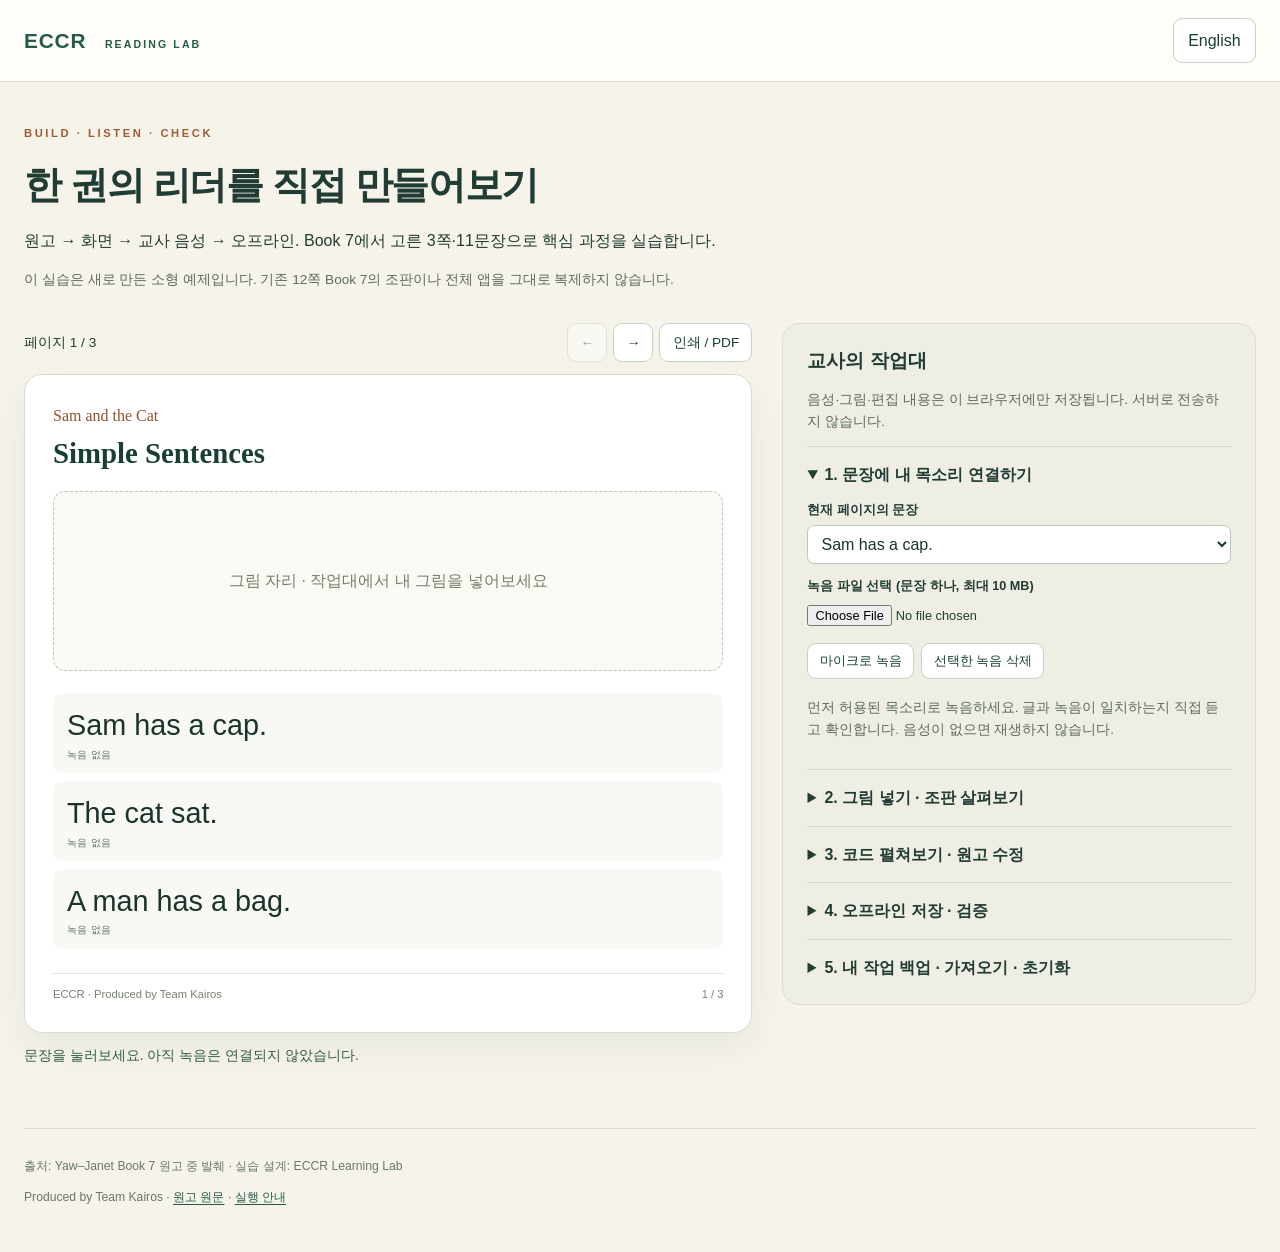
<file: starter/index.html>
<!doctype html>
<html lang="ko">
<head>
  <meta charset="utf-8">
  <meta name="viewport" content="width=device-width,initial-scale=1">
  <meta name="theme-color" content="#173f35">
  <title>ECCR · Reading lab</title>
  <link rel="stylesheet" href="./style.css">
  <script src="./app.js" type="module"></script>
</head>
<body>
  <header class="topbar">
    <a class="brand" href="./">ECCR <span>READING LAB</span></a>
    <button id="language" aria-label="Switch language to English">English</button>
  </header>
  <main>
    <section class="intro">
      <p class="eyebrow">BUILD · LISTEN · CHECK</p>
      <h1 data-ko="한 권의 리더를 직접 만들어보기" data-en="Build your own small reader">한 권의 리더를 직접 만들어보기</h1>
      <p data-ko="원고 → 화면 → 교사 음성 → 오프라인. Book 7에서 고른 3쪽·11문장으로 핵심 과정을 실습합니다." data-en="Manuscript → page → teacher audio → offline. Practise the core workflow with 3 pages and 11 sentences selected from Book 7.">원고 → 화면 → 교사 음성 → 오프라인. Book 7에서 고른 3쪽·11문장으로 핵심 과정을 실습합니다.</p>
      <p class="quiet" data-ko="이 실습은 새로 만든 소형 예제입니다. 기존 12쪽 Book 7의 조판이나 전체 앱을 그대로 복제하지 않습니다." data-en="This is a new, small teaching example. It does not duplicate the original 12-page Book 7 layout or the complete production app.">이 실습은 새로 만든 소형 예제입니다. 기존 12쪽 Book 7의 조판이나 전체 앱을 그대로 복제하지 않습니다.</p>
    </section>
    <div id="error" class="error" role="alert" hidden></div>
    <div class="workspace" id="workspace" hidden>
      <section class="reading">
        <div class="reading-toolbar">
          <span id="page-count"></span>
          <div>
            <button id="previous" aria-label="Previous page">←</button>
            <button id="next" aria-label="Next page">→</button>
            <button id="print" data-ko="인쇄 / PDF" data-en="Print / PDF">인쇄 / PDF</button>
          </div>
        </div>
        <div id="reader"></div>
        <p id="status" class="status" role="status" aria-live="polite"></p>
      </section>
      <aside class="tools">
        <h2 data-ko="교사의 작업대" data-en="Teacher workspace">교사의 작업대</h2>
        <p class="quiet" data-ko="음성·그림·편집 내용은 이 브라우저에만 저장됩니다. 서버로 전송하지 않습니다." data-en="Recordings, pictures and edits stay in this browser. They are not uploaded to a server.">음성·그림·편집 내용은 이 브라우저에만 저장됩니다. 서버로 전송하지 않습니다.</p>
        <details open>
          <summary data-ko="1. 문장에 내 목소리 연결하기" data-en="1. Connect a teacher recording">1. 문장에 내 목소리 연결하기</summary>
          <label for="sentence" data-ko="현재 페이지의 문장" data-en="Sentence on this page">현재 페이지의 문장</label>
          <select id="sentence"></select>
          <label for="audio-file" data-ko="녹음 파일 선택 (문장 하나, 최대 10 MB)" data-en="Choose a recording (one sentence, up to 10 MB)">녹음 파일 선택 (문장 하나, 최대 10 MB)</label>
          <input id="audio-file" type="file" accept="audio/*,.m4a">
          <div class="button-row">
            <button id="record" data-ko="마이크로 녹음" data-en="Record with microphone">마이크로 녹음</button>
            <button id="stop-record" hidden data-ko="녹음 마치고 저장" data-en="Stop and save">녹음 마치고 저장</button>
            <button id="remove-audio" data-ko="선택한 녹음 삭제" data-en="Remove recording">선택한 녹음 삭제</button>
          </div>
          <p class="quiet" data-ko="먼저 허용된 목소리로 녹음하세요. 글과 녹음이 일치하는지 직접 듣고 확인합니다. 음성이 없으면 재생하지 않습니다." data-en="Record a voice you have permission to use. Listen and check that it matches the text. Missing audio is never replaced with synthetic speech.">먼저 허용된 목소리로 녹음하세요. 글과 녹음이 일치하는지 직접 듣고 확인합니다. 음성이 없으면 재생하지 않습니다.</p>
        </details>
        <details>
          <summary data-ko="2. 그림 넣기 · 조판 살펴보기" data-en="2. Add an illustration · inspect layout">2. 그림 넣기 · 조판 살펴보기</summary>
          <label for="image-file" data-ko="현재 페이지의 그림 (PNG/JPEG/WebP, 최대 10 MB)" data-en="Picture for this page (PNG/JPEG/WebP, up to 10 MB)">현재 페이지의 그림 (PNG/JPEG/WebP, 최대 10 MB)</label>
          <input id="image-file" type="file" accept="image/png,image/jpeg,image/webp">
          <button id="remove-image" data-ko="현재 그림 삭제" data-en="Remove picture">현재 그림 삭제</button>
          <p class="quiet" data-ko="사용 권한이 있는 그림을 선택하세요. 그림은 잘라내지 않고 맞춥니다. PDF 저장 시 글씨와 그림이 잘리는지 확인하세요." data-en="Use artwork you have permission to use. Pictures fit without cropping. Check the print preview for clipped text or artwork.">사용 권한이 있는 그림을 선택하세요. 그림은 잘라내지 않고 맞춥니다. PDF 저장 시 글씨와 그림이 잘리는지 확인하세요.</p>
        </details>
        <details>
          <summary data-ko="3. 코드 펼쳐보기 · 원고 수정" data-en="3. Open the code · edit the manuscript">3. 코드 펼쳐보기 · 원고 수정</summary>
          <p class="quiet" data-ko="book.json이 화면과 인쇄본의 공통 원고입니다. text를 바꾸고 적용하세요. 문장을 바꾸면 기존 녹음은 해제됩니다." data-en="book.json is the shared manuscript for the screen and printout. Change a text value and apply. Changing a sentence removes its old recording.">book.json이 화면과 인쇄본의 공통 원고입니다. text를 바꾸고 적용하세요. 문장을 바꾸면 기존 녹음은 해제됩니다.</p>
          <label for="json-editor">book.json</label>
          <textarea id="json-editor" spellcheck="false" rows="14"></textarea>
          <button id="apply-json" data-ko="원고 적용" data-en="Apply manuscript">원고 적용</button>
          <button id="download-json" data-ko="book.json 다운로드" data-en="Download book.json">book.json 다운로드</button>
          <p><a href="./app.js" target="_blank" rel="noopener" data-ko="화면·음성 코드" data-en="Reader / audio code">화면·음성 코드</a> · <a href="./sw.js" target="_blank" rel="noopener" data-ko="오프라인 코드" data-en="Offline code">오프라인 코드</a></p>
        </details>
        <details>
          <summary data-ko="4. 오프라인 저장 · 검증" data-en="4. Save offline · verify">4. 오프라인 저장 · 검증</summary>
          <p id="offline-status" class="quiet"></p>
          <button id="save-offline" data-ko="이 실습을 오프라인에 저장" data-en="Save this lab offline">이 실습을 오프라인에 저장</button>
          <ol>
            <li data-ko="저장 완료를 확인합니다." data-en="Wait for the cache check to complete.">저장 완료를 확인합니다.</li>
            <li data-ko="인터넷을 끕니다. 새로고침하고 글·그림·연결한 음성이 나오는지 확인합니다." data-en="Disconnect the internet. Reload and check the text, pictures and attached recordings.">인터넷을 끕니다. 새로고침하고 글·그림·연결한 음성이 나오는지 확인합니다.</li>
            <li data-ko="localhost는 인터넷 없이도 서버가 켜져 있으면 열립니다. 다운로드한 키트는 서버까지 종료한 뒤 같은 주소에서 다시 확인해야 캐시를 검증할 수 있습니다." data-en="Localhost still works without internet while its server is running. For the downloaded kit, stop the local server and reload the same address to test the cache itself.">localhost는 인터넷 없이도 서버가 켜져 있으면 열립니다. 다운로드한 키트는 서버까지 종료한 뒤 같은 주소에서 다시 확인해야 캐시를 검증할 수 있습니다.</li>
          </ol>
          <p class="quiet" data-ko="HTTPS 또는 localhost에서 실행해야 합니다. 다른 브라우저·기기로 복사되지 않으며 브라우저가 저장 공간을 비우면 사라질 수 있습니다." data-en="Use HTTPS or localhost. Storage does not transfer to another browser or device, and the browser may evict it.">HTTPS 또는 localhost에서 실행해야 합니다. 다른 브라우저·기기로 복사되지 않으며 브라우저가 저장 공간을 비우면 사라질 수 있습니다.</p>
        </details>
        <details>
          <summary data-ko="5. 내 작업 백업 · 가져오기 · 초기화" data-en="5. Back up · restore · reset">5. 내 작업 백업 · 가져오기 · 초기화</summary>
          <button id="export-project" data-ko="원고·음성·그림을 한 파일로 백업" data-en="Back up text, audio and pictures">원고·음성·그림을 한 파일로 백업</button>
          <label for="import-project" data-ko="백업 가져오기 (현재 실습을 교체)" data-en="Restore a backup (replaces this lab)">백업 가져오기 (현재 실습을 교체)</label>
          <input id="import-project" type="file" accept=".json,application/json">
          <p class="quiet" data-ko="백업에는 선택한 음성·그림이 포함됩니다. 공유 전에 내용을 확인하세요. book.json만으로는 녹음이 함께 전달되지 않습니다." data-en="The backup includes your selected audio and images. Review it before sharing. Downloading book.json alone does not include recordings.">백업에는 선택한 음성·그림이 포함됩니다. 공유 전에 내용을 확인하세요. book.json만으로는 녹음이 함께 전달되지 않습니다.</p>
          <button id="reset" class="danger" data-ko="이 실습의 편집·녹음·그림 초기화" data-en="Reset this lab's text, audio and pictures">이 실습의 편집·녹음·그림 초기화</button>
        </details>
      </aside>
    </div>
    <footer>
      <p data-ko="출처: Yaw–Janet Book 7 원고 중 발췌 · 실습 설계: ECCR Learning Lab" data-en="Source: excerpts from the Yaw–Janet Book 7 manuscript · Teaching implementation: ECCR Learning Lab">출처: Yaw–Janet Book 7 원고 중 발췌 · 실습 설계: ECCR Learning Lab</p>
      <p>Produced by Team Kairos · <a href="./source-manuscript.txt" target="_blank" rel="noopener" data-ko="원고 원문" data-en="Original manuscript">원고 원문</a> · <a href="./readme.txt" target="_blank" rel="noopener" data-ko="실행 안내" data-en="Setup guide">실행 안내</a></p>
    </footer>
  </main>
</body>
</html>
</file>
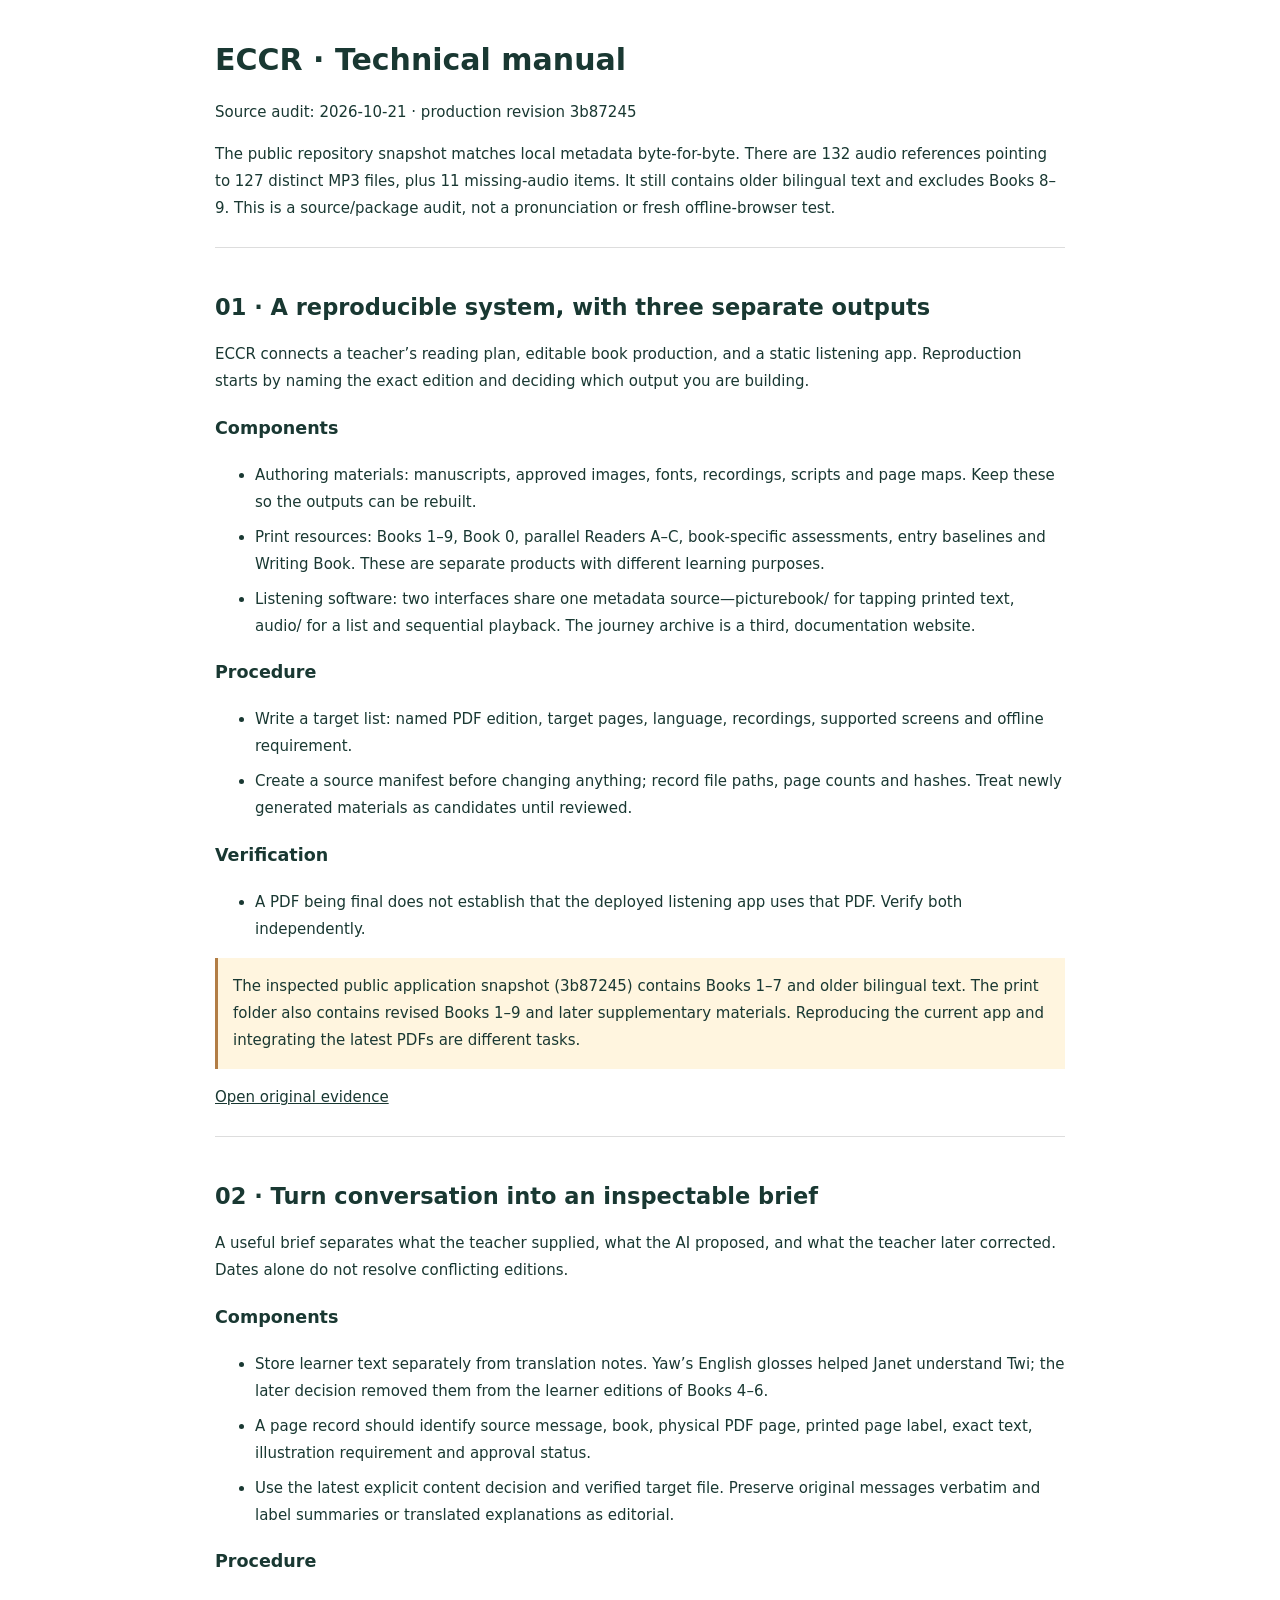
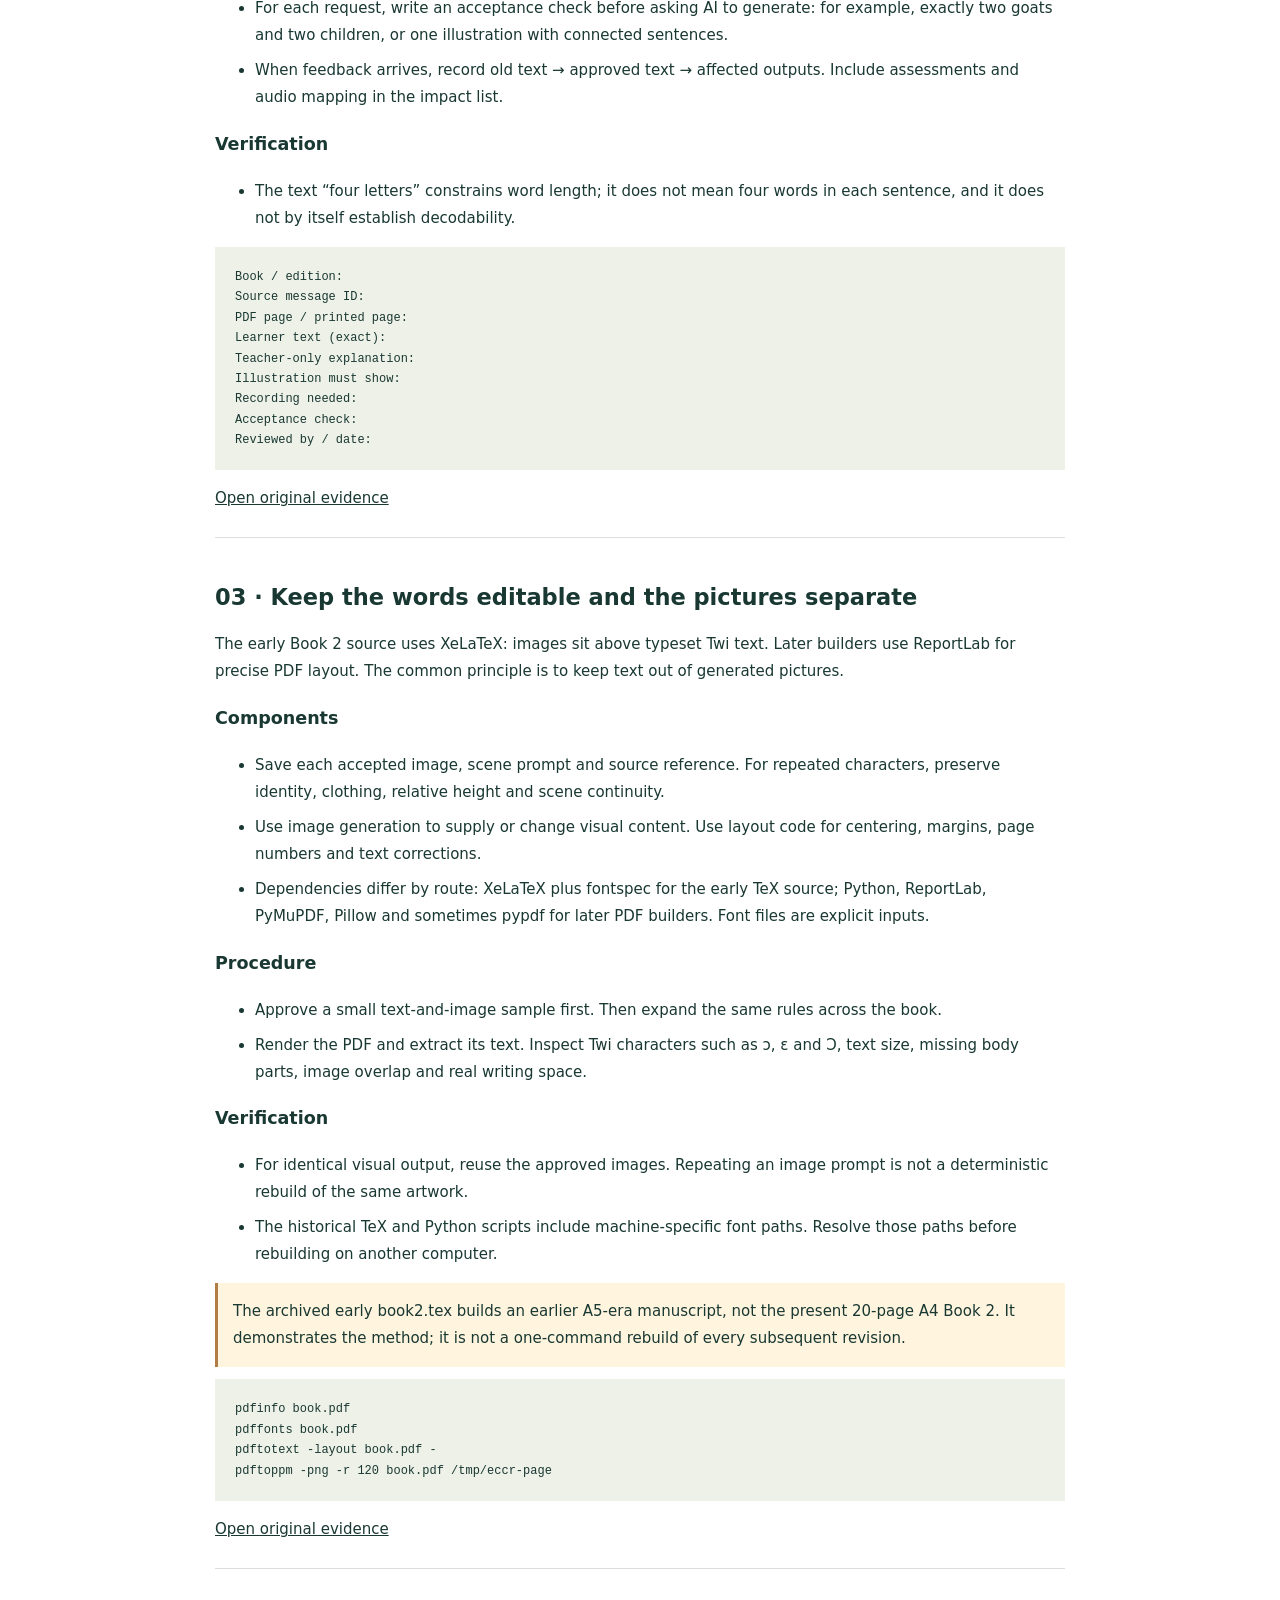
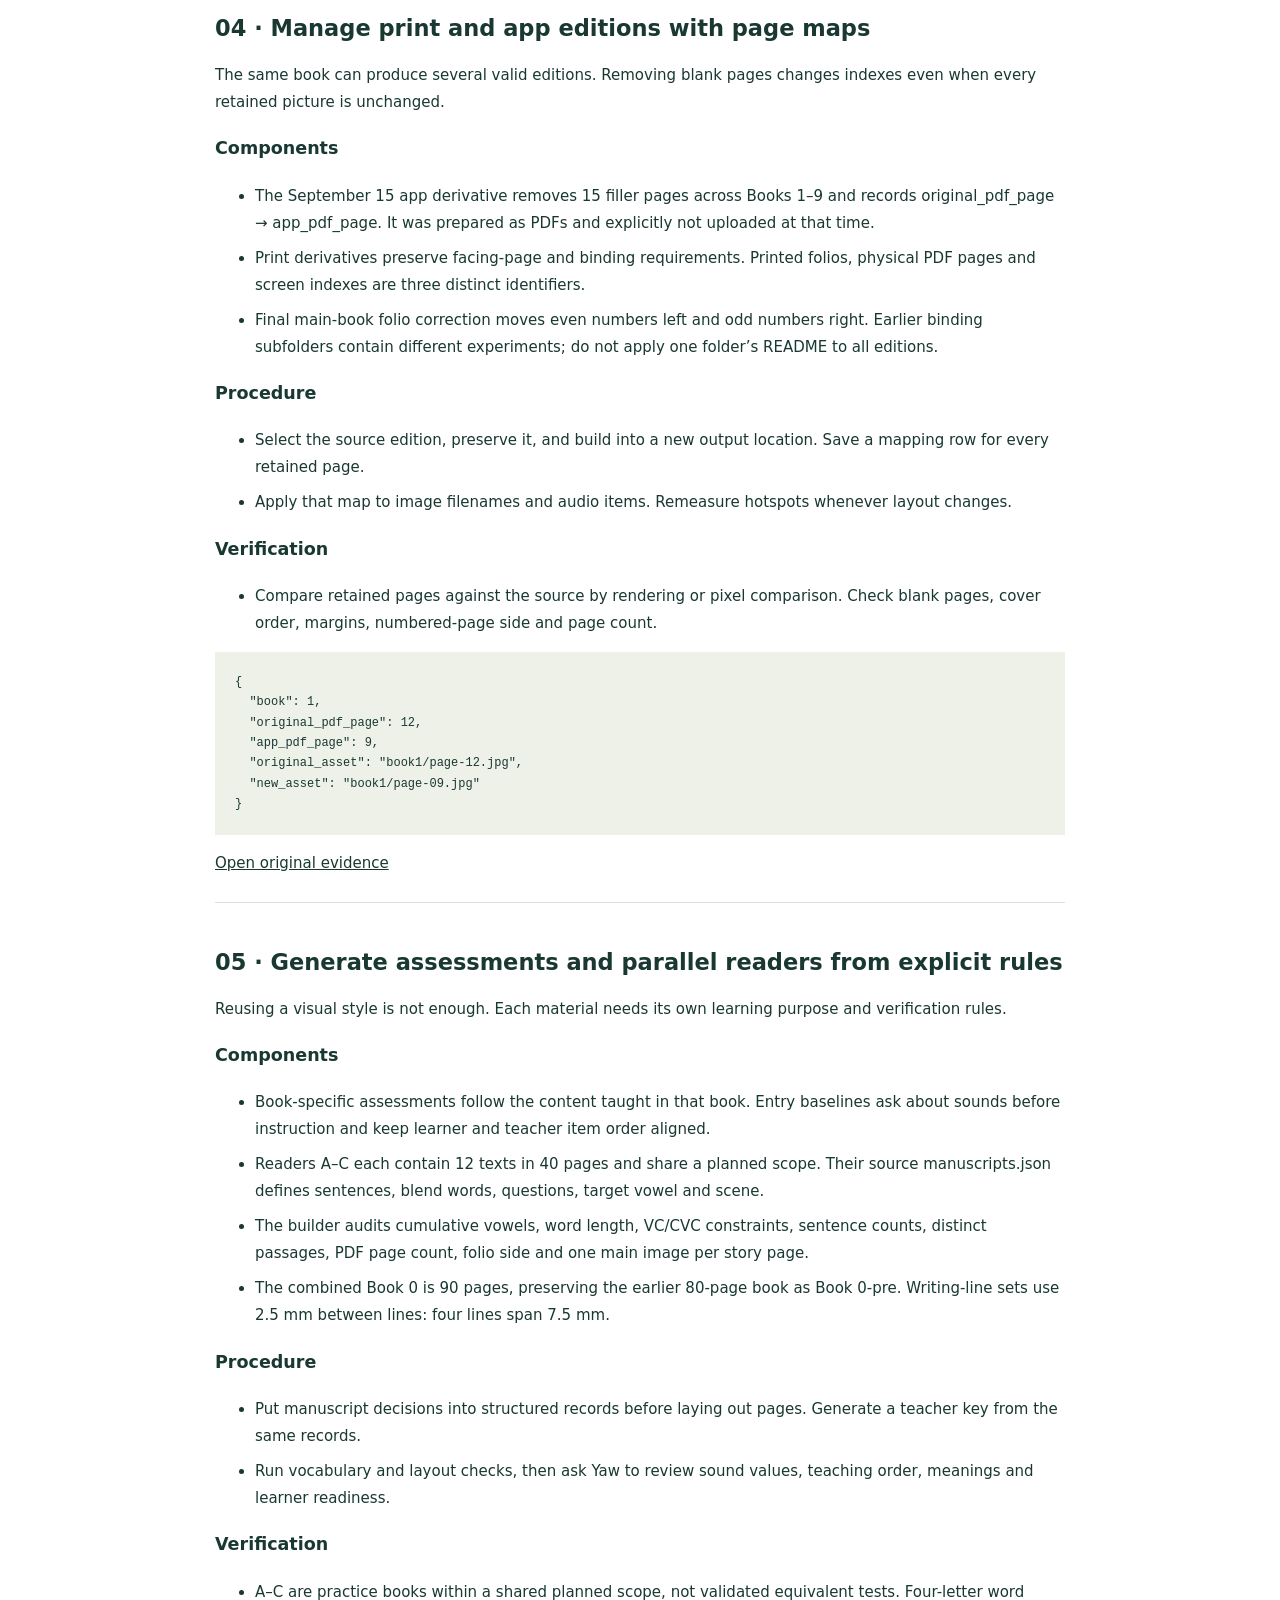
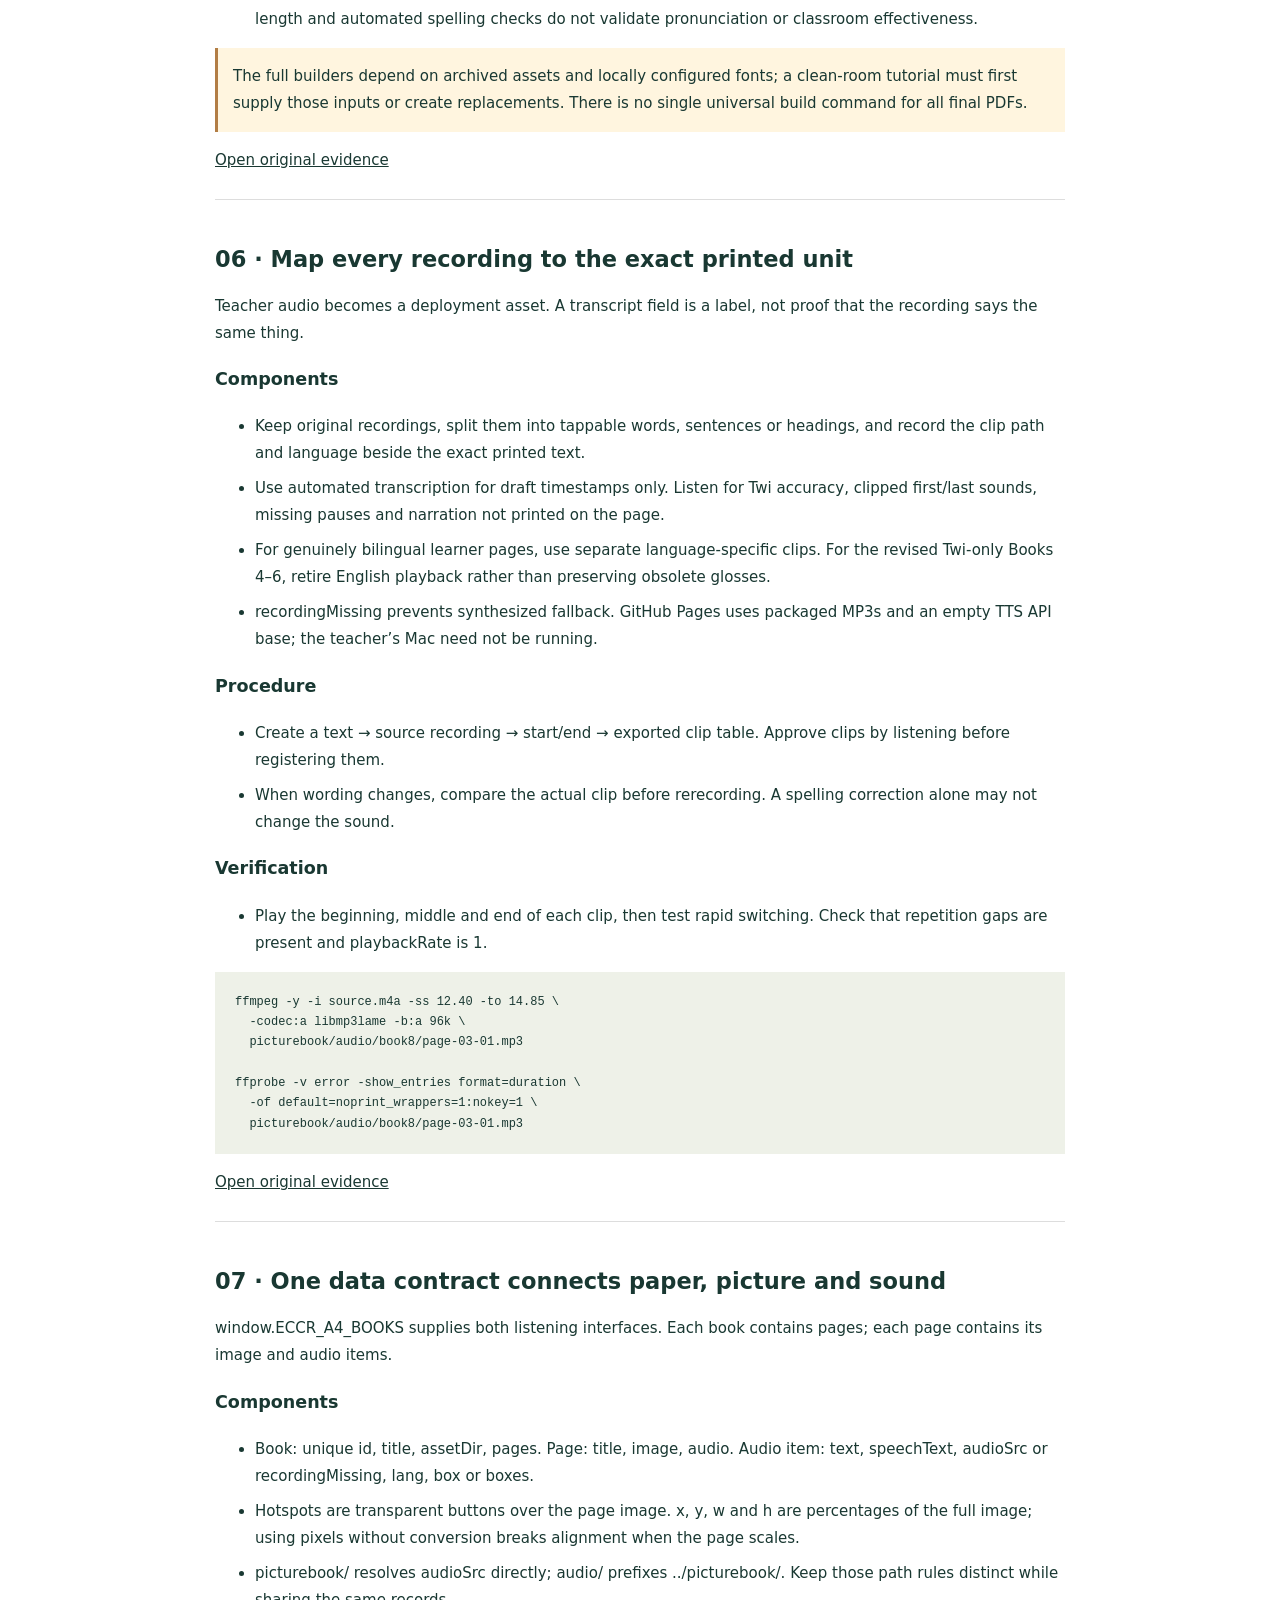
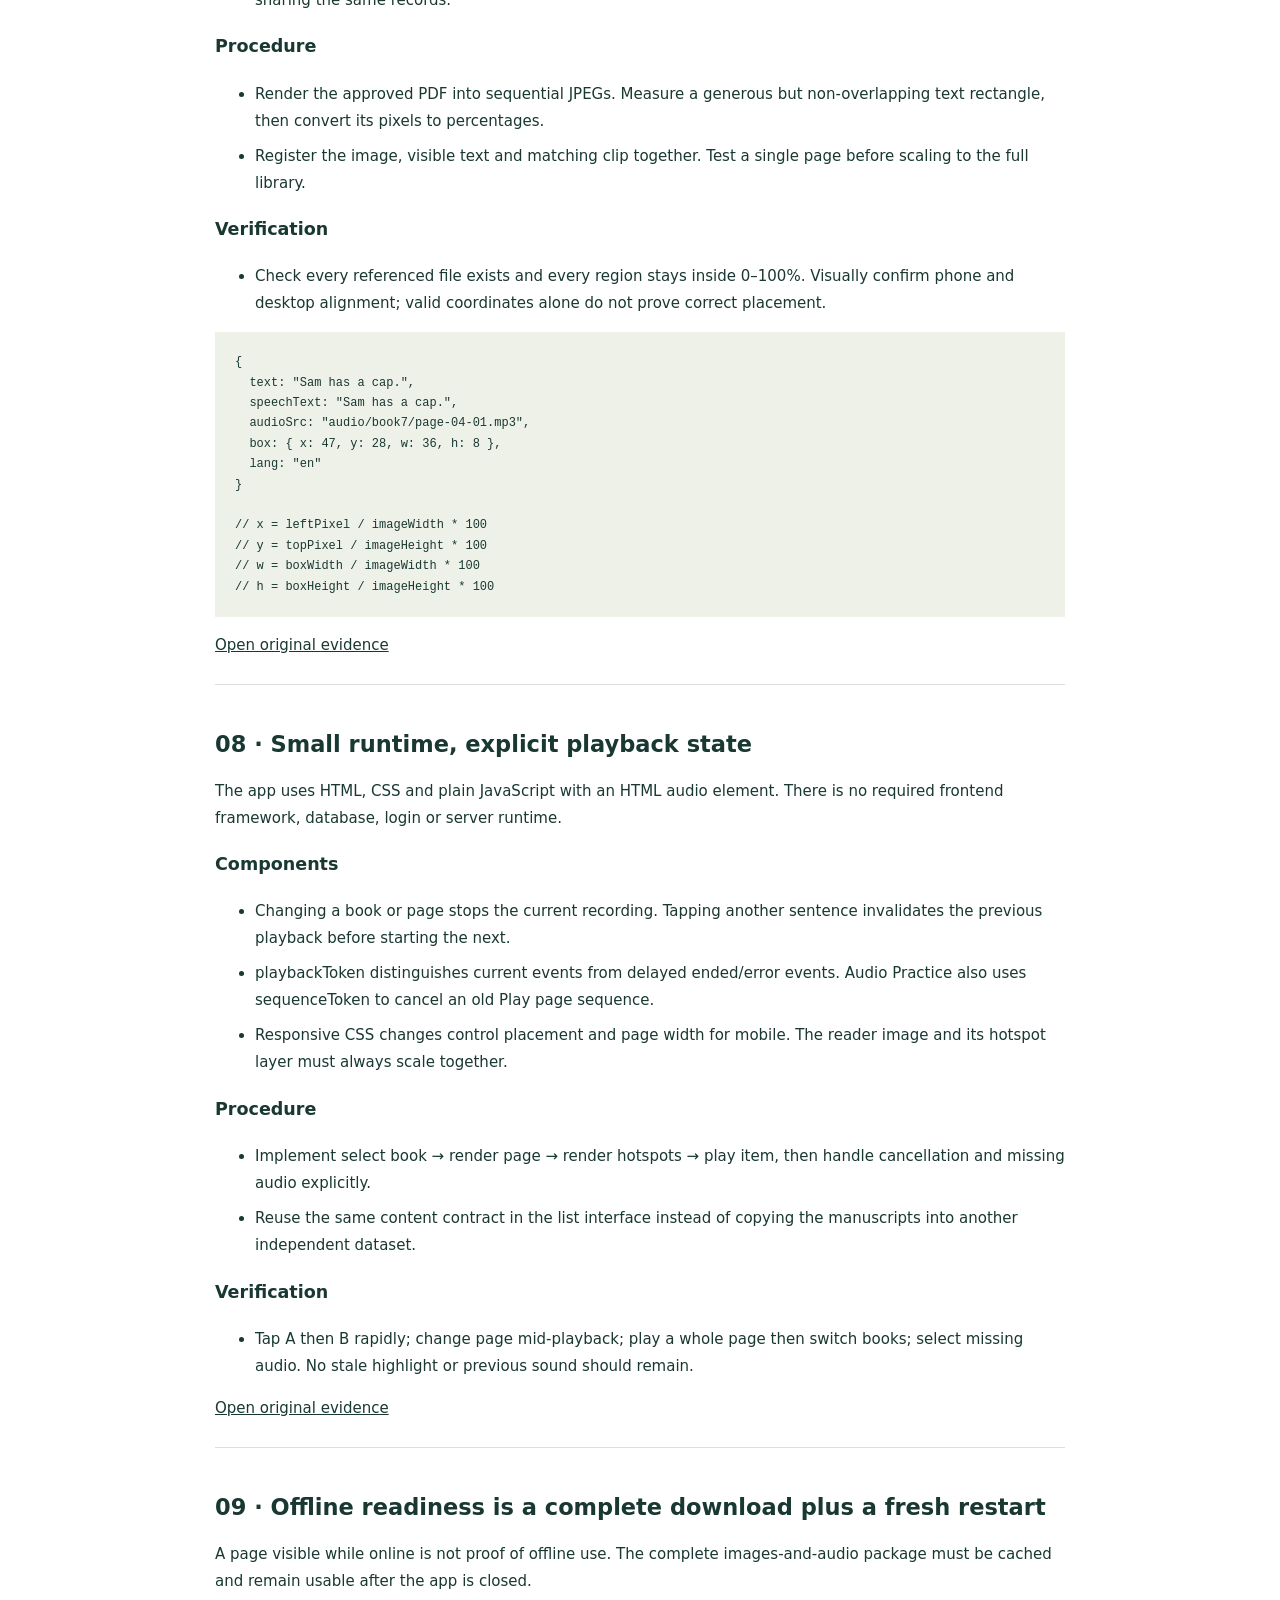
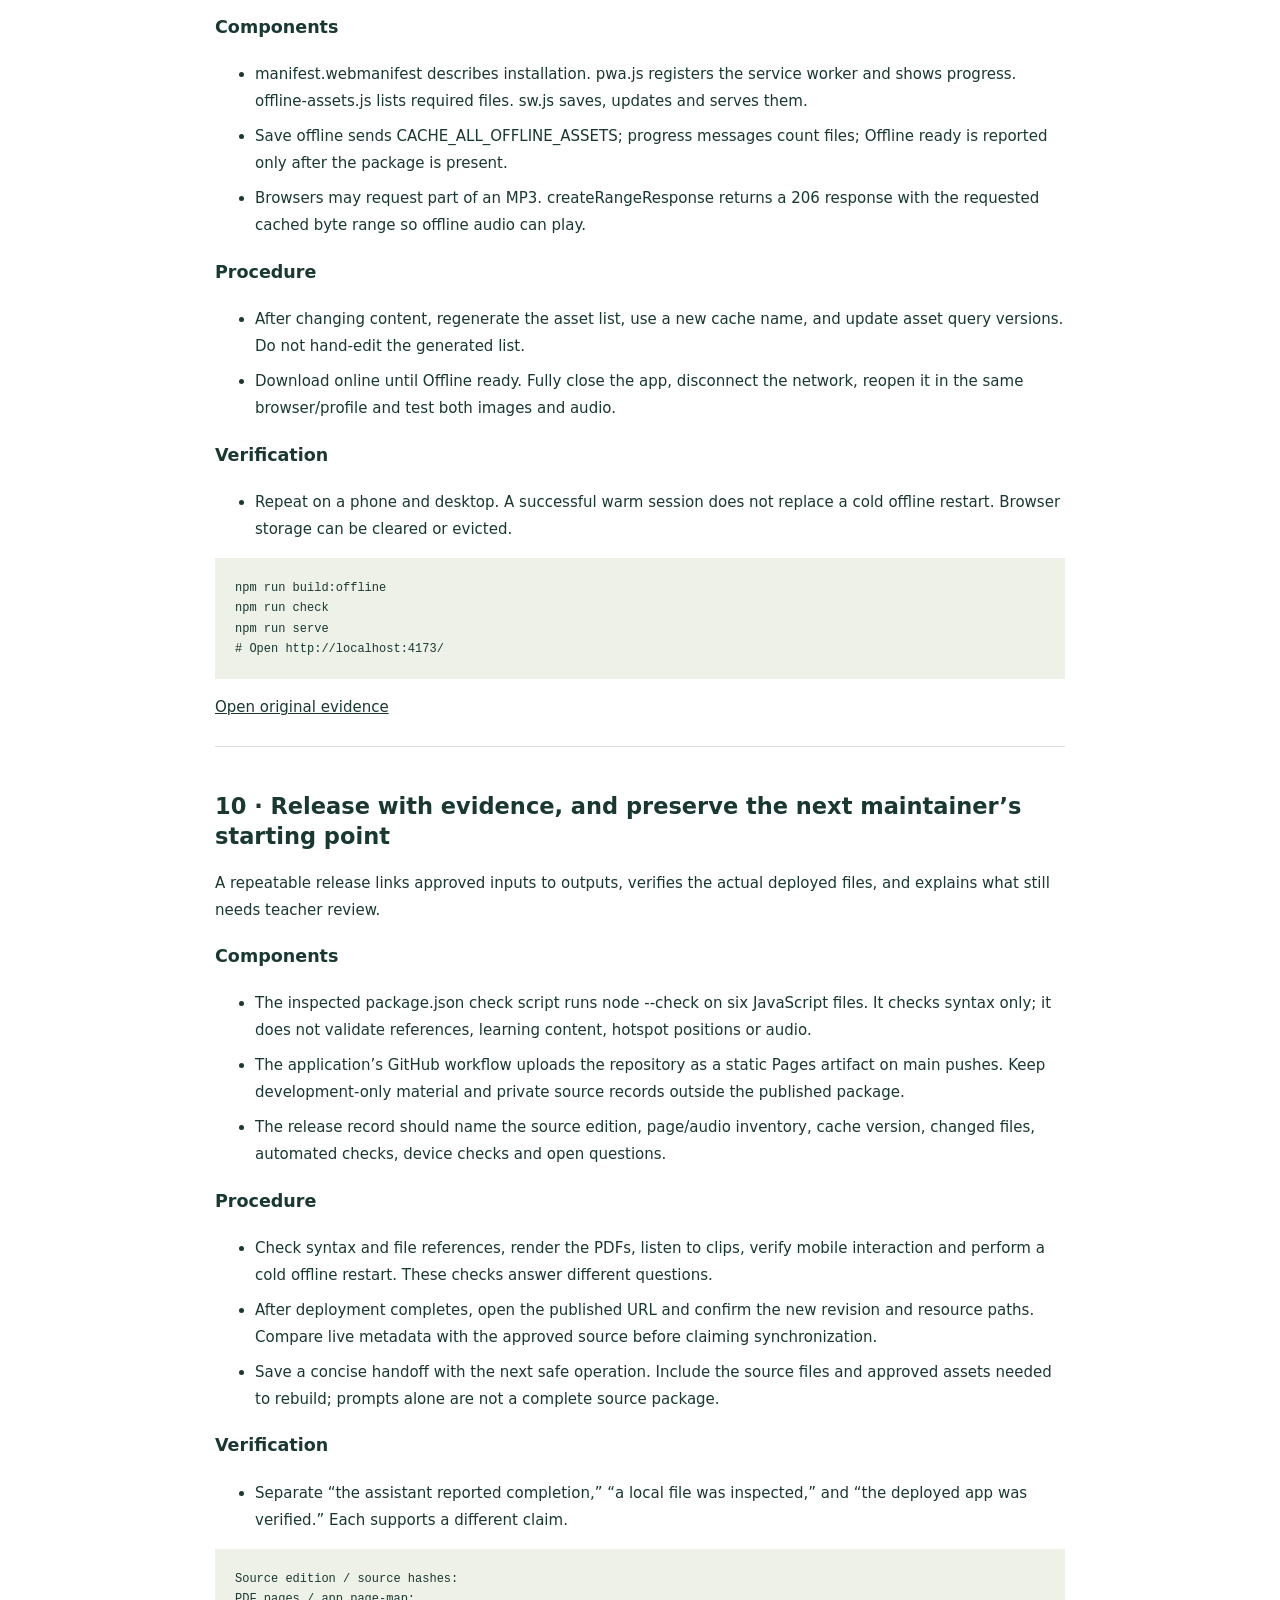
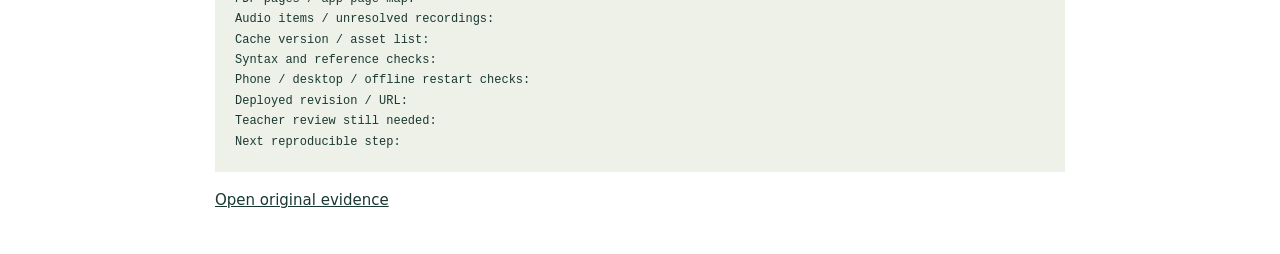
<file: downloads/technical-manual-en.html>
<!doctype html><html lang="en"><meta charset="utf-8"><meta name="viewport" content="width=device-width,initial-scale=1"><title>ECCR · Technical manual</title><style>body{max-width:850px;margin:40px auto;padding:0 24px;font:15px/1.8 system-ui;color:#193832}h1,h2{line-height:1.3}h2{margin-top:45px}pre{white-space:pre-wrap;overflow-wrap:anywhere;font:12px/1.7 monospace;background:#eef1e8;padding:20px}aside{padding:15px;border-left:3px solid #b27d45;background:#fff5df}a{color:inherit}section{border-top:1px solid #ddd;margin-top:25px}li{margin-bottom:8px}@media print{body{margin:0;font-size:11pt}h2,h3{break-after:avoid}pre{font-size:9pt}section{break-before:page}}</style><body><h1>ECCR · Technical manual</h1><p>Source audit: 2026-10-21 · production revision 3b87245</p><p>The public repository snapshot matches local metadata byte-for-byte. There are 132 audio references pointing to 127 distinct MP3 files, plus 11 missing-audio items. It still contains older bilingual text and excludes Books 8–9. This is a source/package audit, not a pronunciation or fresh offline-browser test.</p><section><h2>01 · A reproducible system, with three separate outputs</h2><p>ECCR connects a teacher’s reading plan, editable book production, and a static listening app. Reproduction starts by naming the exact edition and deciding which output you are building.</p><h3>Components</h3><ul><li>Authoring materials: manuscripts, approved images, fonts, recordings, scripts and page maps. Keep these so the outputs can be rebuilt.</li><li>Print resources: Books 1–9, Book 0, parallel Readers A–C, book-specific assessments, entry baselines and Writing Book. These are separate products with different learning purposes.</li><li>Listening software: two interfaces share one metadata source—picturebook/ for tapping printed text, audio/ for a list and sequential playback. The journey archive is a third, documentation website.</li></ul><h3>Procedure</h3><ul><li>Write a target list: named PDF edition, target pages, language, recordings, supported screens and offline requirement.</li><li>Create a source manifest before changing anything; record file paths, page counts and hashes. Treat newly generated materials as candidates until reviewed.</li></ul><h3>Verification</h3><ul><li>A PDF being final does not establish that the deployed listening app uses that PDF. Verify both independently.</li></ul><aside>The inspected public application snapshot (3b87245) contains Books 1–7 and older bilingual text. The print folder also contains revised Books 1–9 and later supplementary materials. Reproducing the current app and integrating the latest PDFs are different tasks.</aside><p><a href="../#technical/system-map">Open original evidence</a></p></section><section><h2>02 · Turn conversation into an inspectable brief</h2><p>A useful brief separates what the teacher supplied, what the AI proposed, and what the teacher later corrected. Dates alone do not resolve conflicting editions.</p><h3>Components</h3><ul><li>Store learner text separately from translation notes. Yaw’s English glosses helped Janet understand Twi; the later decision removed them from the learner editions of Books 4–6.</li><li>A page record should identify source message, book, physical PDF page, printed page label, exact text, illustration requirement and approval status.</li><li>Use the latest explicit content decision and verified target file. Preserve original messages verbatim and label summaries or translated explanations as editorial.</li></ul><h3>Procedure</h3><ul><li>For each request, write an acceptance check before asking AI to generate: for example, exactly two goats and two children, or one illustration with connected sentences.</li><li>When feedback arrives, record old text → approved text → affected outputs. Include assessments and audio mapping in the impact list.</li></ul><h3>Verification</h3><ul><li>The text “four letters” constrains word length; it does not mean four words in each sentence, and it does not by itself establish decodability.</li></ul><pre>Book / edition:
Source message ID:
PDF page / printed page:
Learner text (exact):
Teacher-only explanation:
Illustration must show:
Recording needed:
Acceptance check:
Reviewed by / date:</pre><p><a href="../#technical/source-contract">Open original evidence</a></p></section><section><h2>03 · Keep the words editable and the pictures separate</h2><p>The early Book 2 source uses XeLaTeX: images sit above typeset Twi text. Later builders use ReportLab for precise PDF layout. The common principle is to keep text out of generated pictures.</p><h3>Components</h3><ul><li>Save each accepted image, scene prompt and source reference. For repeated characters, preserve identity, clothing, relative height and scene continuity.</li><li>Use image generation to supply or change visual content. Use layout code for centering, margins, page numbers and text corrections.</li><li>Dependencies differ by route: XeLaTeX plus fontspec for the early TeX source; Python, ReportLab, PyMuPDF, Pillow and sometimes pypdf for later PDF builders. Font files are explicit inputs.</li></ul><h3>Procedure</h3><ul><li>Approve a small text-and-image sample first. Then expand the same rules across the book.</li><li>Render the PDF and extract its text. Inspect Twi characters such as ɔ, ɛ and Ɔ, text size, missing body parts, image overlap and real writing space.</li></ul><h3>Verification</h3><ul><li>For identical visual output, reuse the approved images. Repeating an image prompt is not a deterministic rebuild of the same artwork.</li><li>The historical TeX and Python scripts include machine-specific font paths. Resolve those paths before rebuilding on another computer.</li></ul><aside>The archived early book2.tex builds an earlier A5-era manuscript, not the present 20-page A4 Book 2. It demonstrates the method; it is not a one-command rebuild of every subsequent revision.</aside><pre>pdfinfo book.pdf
pdffonts book.pdf
pdftotext -layout book.pdf -
pdftoppm -png -r 120 book.pdf /tmp/eccr-page</pre><p><a href="../#technical/manuscript-art">Open original evidence</a></p></section><section><h2>04 · Manage print and app editions with page maps</h2><p>The same book can produce several valid editions. Removing blank pages changes indexes even when every retained picture is unchanged.</p><h3>Components</h3><ul><li>The September 15 app derivative removes 15 filler pages across Books 1–9 and records original_pdf_page → app_pdf_page. It was prepared as PDFs and explicitly not uploaded at that time.</li><li>Print derivatives preserve facing-page and binding requirements. Printed folios, physical PDF pages and screen indexes are three distinct identifiers.</li><li>Final main-book folio correction moves even numbers left and odd numbers right. Earlier binding subfolders contain different experiments; do not apply one folder’s README to all editions.</li></ul><h3>Procedure</h3><ul><li>Select the source edition, preserve it, and build into a new output location. Save a mapping row for every retained page.</li><li>Apply that map to image filenames and audio items. Remeasure hotspots whenever layout changes.</li></ul><h3>Verification</h3><ul><li>Compare retained pages against the source by rendering or pixel comparison. Check blank pages, cover order, margins, numbered-page side and page count.</li></ul><pre>{
  &quot;book&quot;: 1,
  &quot;original_pdf_page&quot;: 12,
  &quot;app_pdf_page&quot;: 9,
  &quot;original_asset&quot;: &quot;book1/page-12.jpg&quot;,
  &quot;new_asset&quot;: &quot;book1/page-09.jpg&quot;
}</pre><p><a href="../#technical/editions">Open original evidence</a></p></section><section><h2>05 · Generate assessments and parallel readers from explicit rules</h2><p>Reusing a visual style is not enough. Each material needs its own learning purpose and verification rules.</p><h3>Components</h3><ul><li>Book-specific assessments follow the content taught in that book. Entry baselines ask about sounds before instruction and keep learner and teacher item order aligned.</li><li>Readers A–C each contain 12 texts in 40 pages and share a planned scope. Their source manuscripts.json defines sentences, blend words, questions, target vowel and scene.</li><li>The builder audits cumulative vowels, word length, VC/CVC constraints, sentence counts, distinct passages, PDF page count, folio side and one main image per story page.</li><li>The combined Book 0 is 90 pages, preserving the earlier 80-page book as Book 0-pre. Writing-line sets use 2.5 mm between lines: four lines span 7.5 mm.</li></ul><h3>Procedure</h3><ul><li>Put manuscript decisions into structured records before laying out pages. Generate a teacher key from the same records.</li><li>Run vocabulary and layout checks, then ask Yaw to review sound values, teaching order, meanings and learner readiness.</li></ul><h3>Verification</h3><ul><li>A–C are practice books within a shared planned scope, not validated equivalent tests. Four-letter word length and automated spelling checks do not validate pronunciation or classroom effectiveness.</li></ul><aside>The full builders depend on archived assets and locally configured fonts; a clean-room tutorial must first supply those inputs or create replacements. There is no single universal build command for all final PDFs.</aside><p><a href="../#technical/learning-materials">Open original evidence</a></p></section><section><h2>06 · Map every recording to the exact printed unit</h2><p>Teacher audio becomes a deployment asset. A transcript field is a label, not proof that the recording says the same thing.</p><h3>Components</h3><ul><li>Keep original recordings, split them into tappable words, sentences or headings, and record the clip path and language beside the exact printed text.</li><li>Use automated transcription for draft timestamps only. Listen for Twi accuracy, clipped first/last sounds, missing pauses and narration not printed on the page.</li><li>For genuinely bilingual learner pages, use separate language-specific clips. For the revised Twi-only Books 4–6, retire English playback rather than preserving obsolete glosses.</li><li>recordingMissing prevents synthesized fallback. GitHub Pages uses packaged MP3s and an empty TTS API base; the teacher’s Mac need not be running.</li></ul><h3>Procedure</h3><ul><li>Create a text → source recording → start/end → exported clip table. Approve clips by listening before registering them.</li><li>When wording changes, compare the actual clip before rerecording. A spelling correction alone may not change the sound.</li></ul><h3>Verification</h3><ul><li>Play the beginning, middle and end of each clip, then test rapid switching. Check that repetition gaps are present and playbackRate is 1.</li></ul><pre>ffmpeg -y -i source.m4a -ss 12.40 -to 14.85 \
  -codec:a libmp3lame -b:a 96k \
  picturebook/audio/book8/page-03-01.mp3

ffprobe -v error -show_entries format=duration \
  -of default=noprint_wrappers=1:nokey=1 \
  picturebook/audio/book8/page-03-01.mp3</pre><p><a href="../#technical/audio-pipeline">Open original evidence</a></p></section><section><h2>07 · One data contract connects paper, picture and sound</h2><p>window.ECCR_A4_BOOKS supplies both listening interfaces. Each book contains pages; each page contains its image and audio items.</p><h3>Components</h3><ul><li>Book: unique id, title, assetDir, pages. Page: title, image, audio. Audio item: text, speechText, audioSrc or recordingMissing, lang, box or boxes.</li><li>Hotspots are transparent buttons over the page image. x, y, w and h are percentages of the full image; using pixels without conversion breaks alignment when the page scales.</li><li>picturebook/ resolves audioSrc directly; audio/ prefixes ../picturebook/. Keep those path rules distinct while sharing the same records.</li></ul><h3>Procedure</h3><ul><li>Render the approved PDF into sequential JPEGs. Measure a generous but non-overlapping text rectangle, then convert its pixels to percentages.</li><li>Register the image, visible text and matching clip together. Test a single page before scaling to the full library.</li></ul><h3>Verification</h3><ul><li>Check every referenced file exists and every region stays inside 0–100%. Visually confirm phone and desktop alignment; valid coordinates alone do not prove correct placement.</li></ul><pre>{
  text: &quot;Sam has a cap.&quot;,
  speechText: &quot;Sam has a cap.&quot;,
  audioSrc: &quot;audio/book7/page-04-01.mp3&quot;,
  box: { x: 47, y: 28, w: 36, h: 8 },
  lang: &quot;en&quot;
}

// x = leftPixel / imageWidth * 100
// y = topPixel / imageHeight * 100
// w = boxWidth / imageWidth * 100
// h = boxHeight / imageHeight * 100</pre><p><a href="../#technical/data-hotspots">Open original evidence</a></p></section><section><h2>08 · Small runtime, explicit playback state</h2><p>The app uses HTML, CSS and plain JavaScript with an HTML audio element. There is no required frontend framework, database, login or server runtime.</p><h3>Components</h3><ul><li>Changing a book or page stops the current recording. Tapping another sentence invalidates the previous playback before starting the next.</li><li>playbackToken distinguishes current events from delayed ended/error events. Audio Practice also uses sequenceToken to cancel an old Play page sequence.</li><li>Responsive CSS changes control placement and page width for mobile. The reader image and its hotspot layer must always scale together.</li></ul><h3>Procedure</h3><ul><li>Implement select book → render page → render hotspots → play item, then handle cancellation and missing audio explicitly.</li><li>Reuse the same content contract in the list interface instead of copying the manuscripts into another independent dataset.</li></ul><h3>Verification</h3><ul><li>Tap A then B rapidly; change page mid-playback; play a whole page then switch books; select missing audio. No stale highlight or previous sound should remain.</li></ul><p><a href="../#technical/runtime">Open original evidence</a></p></section><section><h2>09 · Offline readiness is a complete download plus a fresh restart</h2><p>A page visible while online is not proof of offline use. The complete images-and-audio package must be cached and remain usable after the app is closed.</p><h3>Components</h3><ul><li>manifest.webmanifest describes installation. pwa.js registers the service worker and shows progress. offline-assets.js lists required files. sw.js saves, updates and serves them.</li><li>Save offline sends CACHE_ALL_OFFLINE_ASSETS; progress messages count files; Offline ready is reported only after the package is present.</li><li>Browsers may request part of an MP3. createRangeResponse returns a 206 response with the requested cached byte range so offline audio can play.</li></ul><h3>Procedure</h3><ul><li>After changing content, regenerate the asset list, use a new cache name, and update asset query versions. Do not hand-edit the generated list.</li><li>Download online until Offline ready. Fully close the app, disconnect the network, reopen it in the same browser/profile and test both images and audio.</li></ul><h3>Verification</h3><ul><li>Repeat on a phone and desktop. A successful warm session does not replace a cold offline restart. Browser storage can be cleared or evicted.</li></ul><pre>npm run build:offline
npm run check
npm run serve
# Open http://localhost:4173/</pre><p><a href="../#technical/offline">Open original evidence</a></p></section><section><h2>10 · Release with evidence, and preserve the next maintainer’s starting point</h2><p>A repeatable release links approved inputs to outputs, verifies the actual deployed files, and explains what still needs teacher review.</p><h3>Components</h3><ul><li>The inspected package.json check script runs node --check on six JavaScript files. It checks syntax only; it does not validate references, learning content, hotspot positions or audio.</li><li>The application’s GitHub workflow uploads the repository as a static Pages artifact on main pushes. Keep development-only material and private source records outside the published package.</li><li>The release record should name the source edition, page/audio inventory, cache version, changed files, automated checks, device checks and open questions.</li></ul><h3>Procedure</h3><ul><li>Check syntax and file references, render the PDFs, listen to clips, verify mobile interaction and perform a cold offline restart. These checks answer different questions.</li><li>After deployment completes, open the published URL and confirm the new revision and resource paths. Compare live metadata with the approved source before claiming synchronization.</li><li>Save a concise handoff with the next safe operation. Include the source files and approved assets needed to rebuild; prompts alone are not a complete source package.</li></ul><h3>Verification</h3><ul><li>Separate “the assistant reported completion,” “a local file was inspected,” and “the deployed app was verified.” Each supports a different claim.</li></ul><pre>Source edition / source hashes:
PDF pages / app page-map:
Audio items / unresolved recordings:
Cache version / asset list:
Syntax and reference checks:
Phone / desktop / offline restart checks:
Deployed revision / URL:
Teacher review still needed:
Next reproducible step:</pre><p><a href="../#technical/release-evidence">Open original evidence</a></p></section></body></html>
</file>
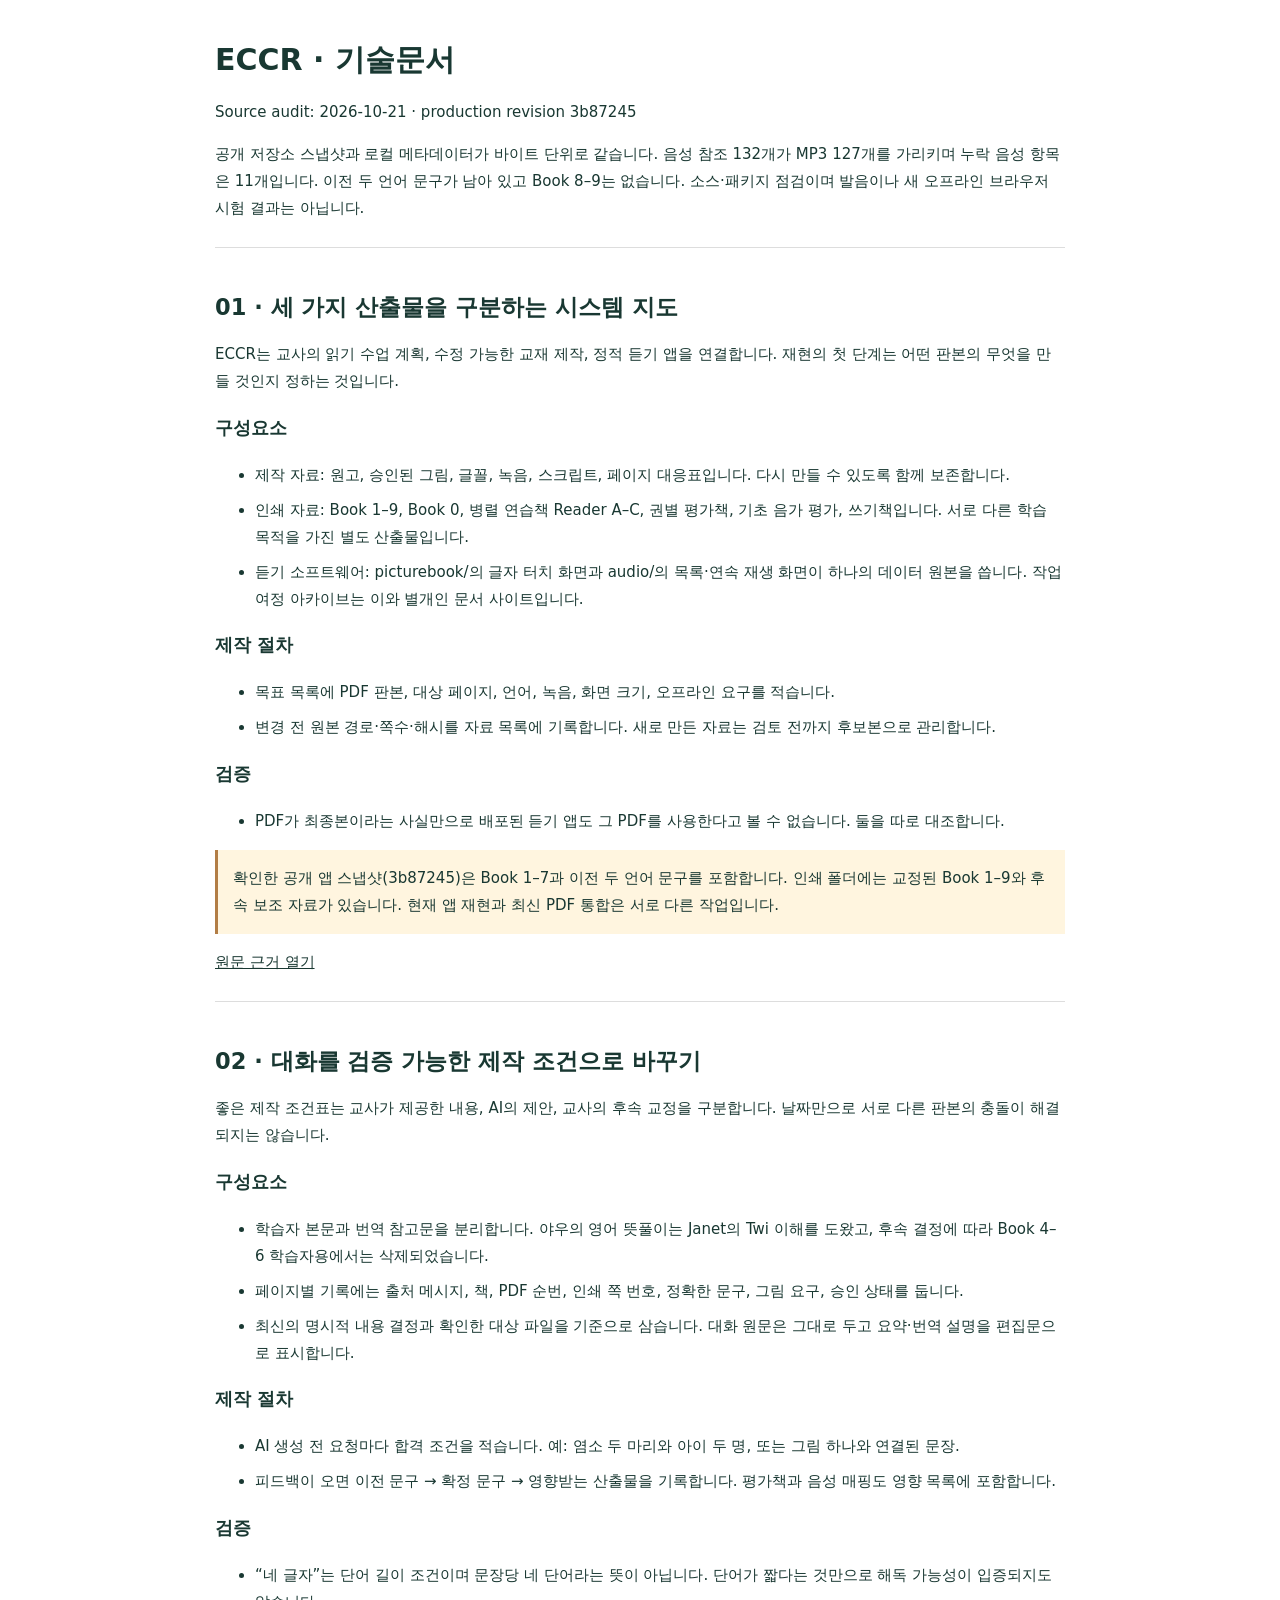
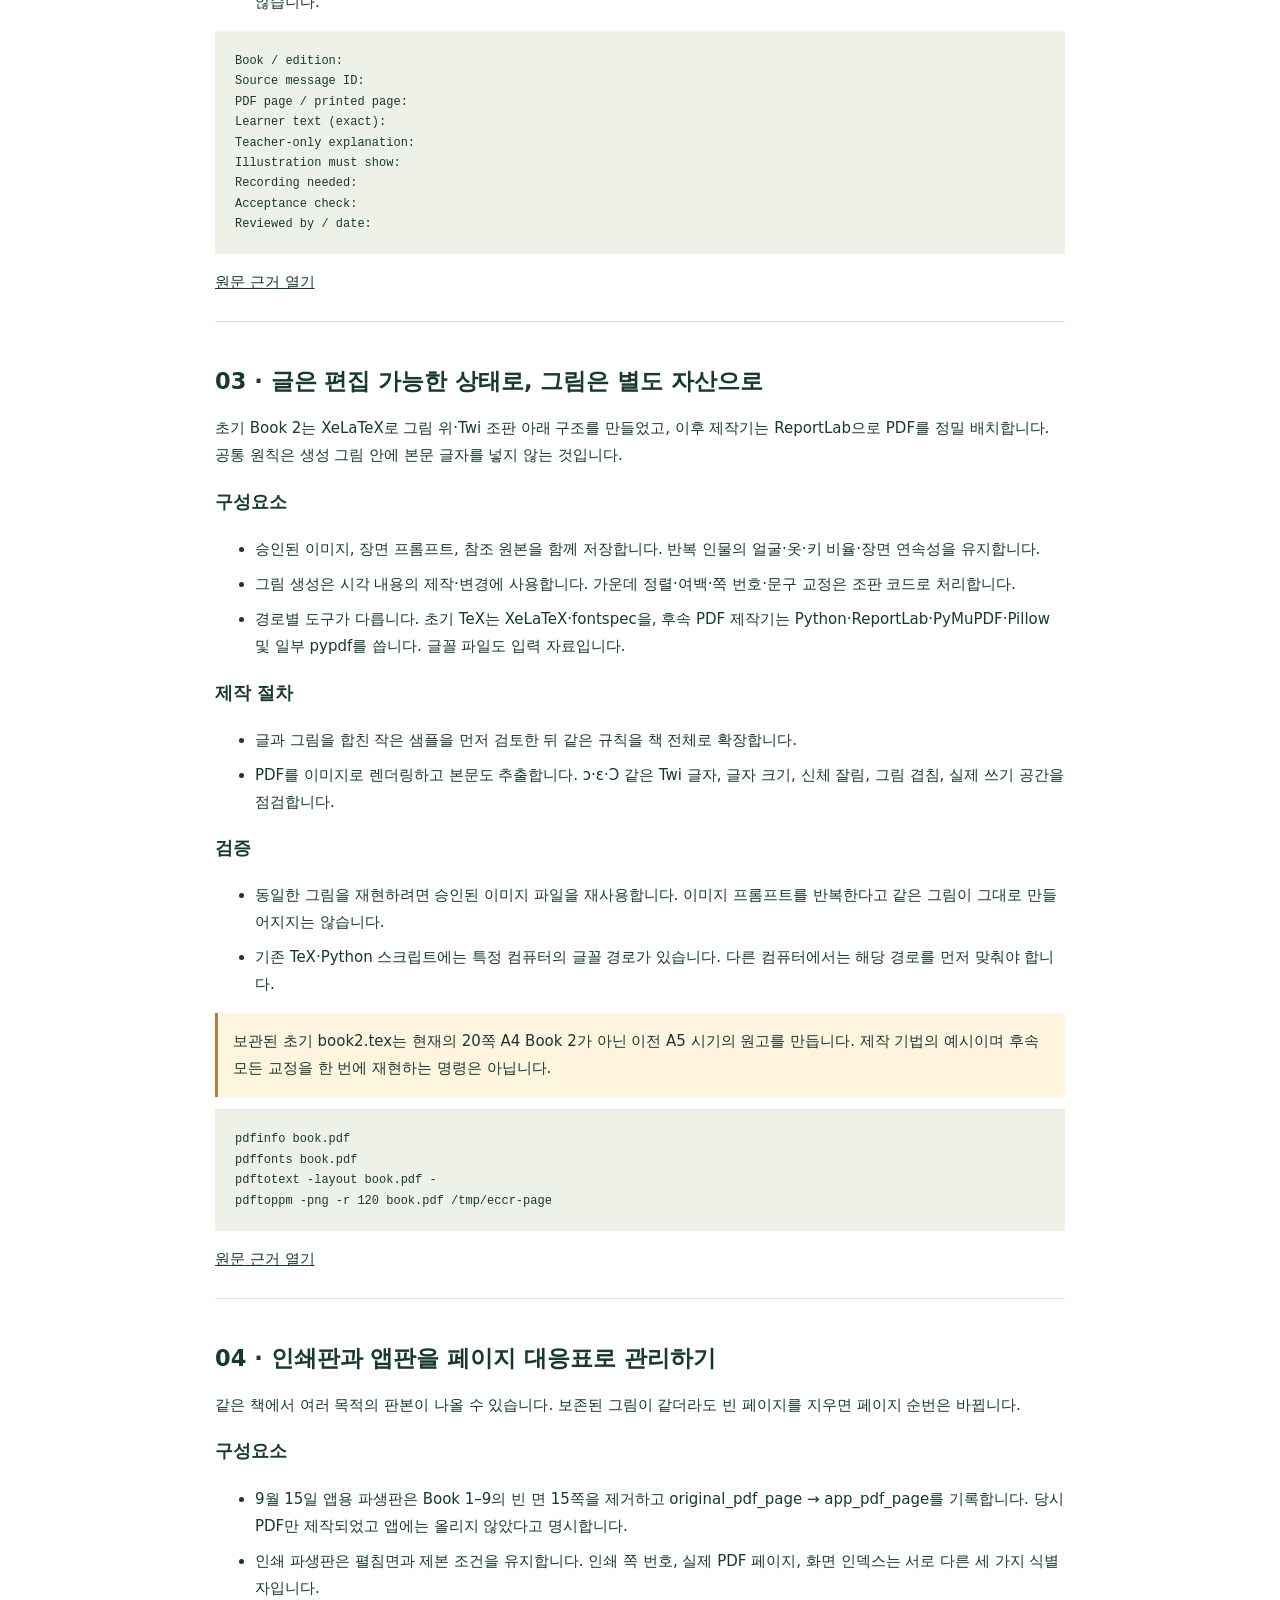
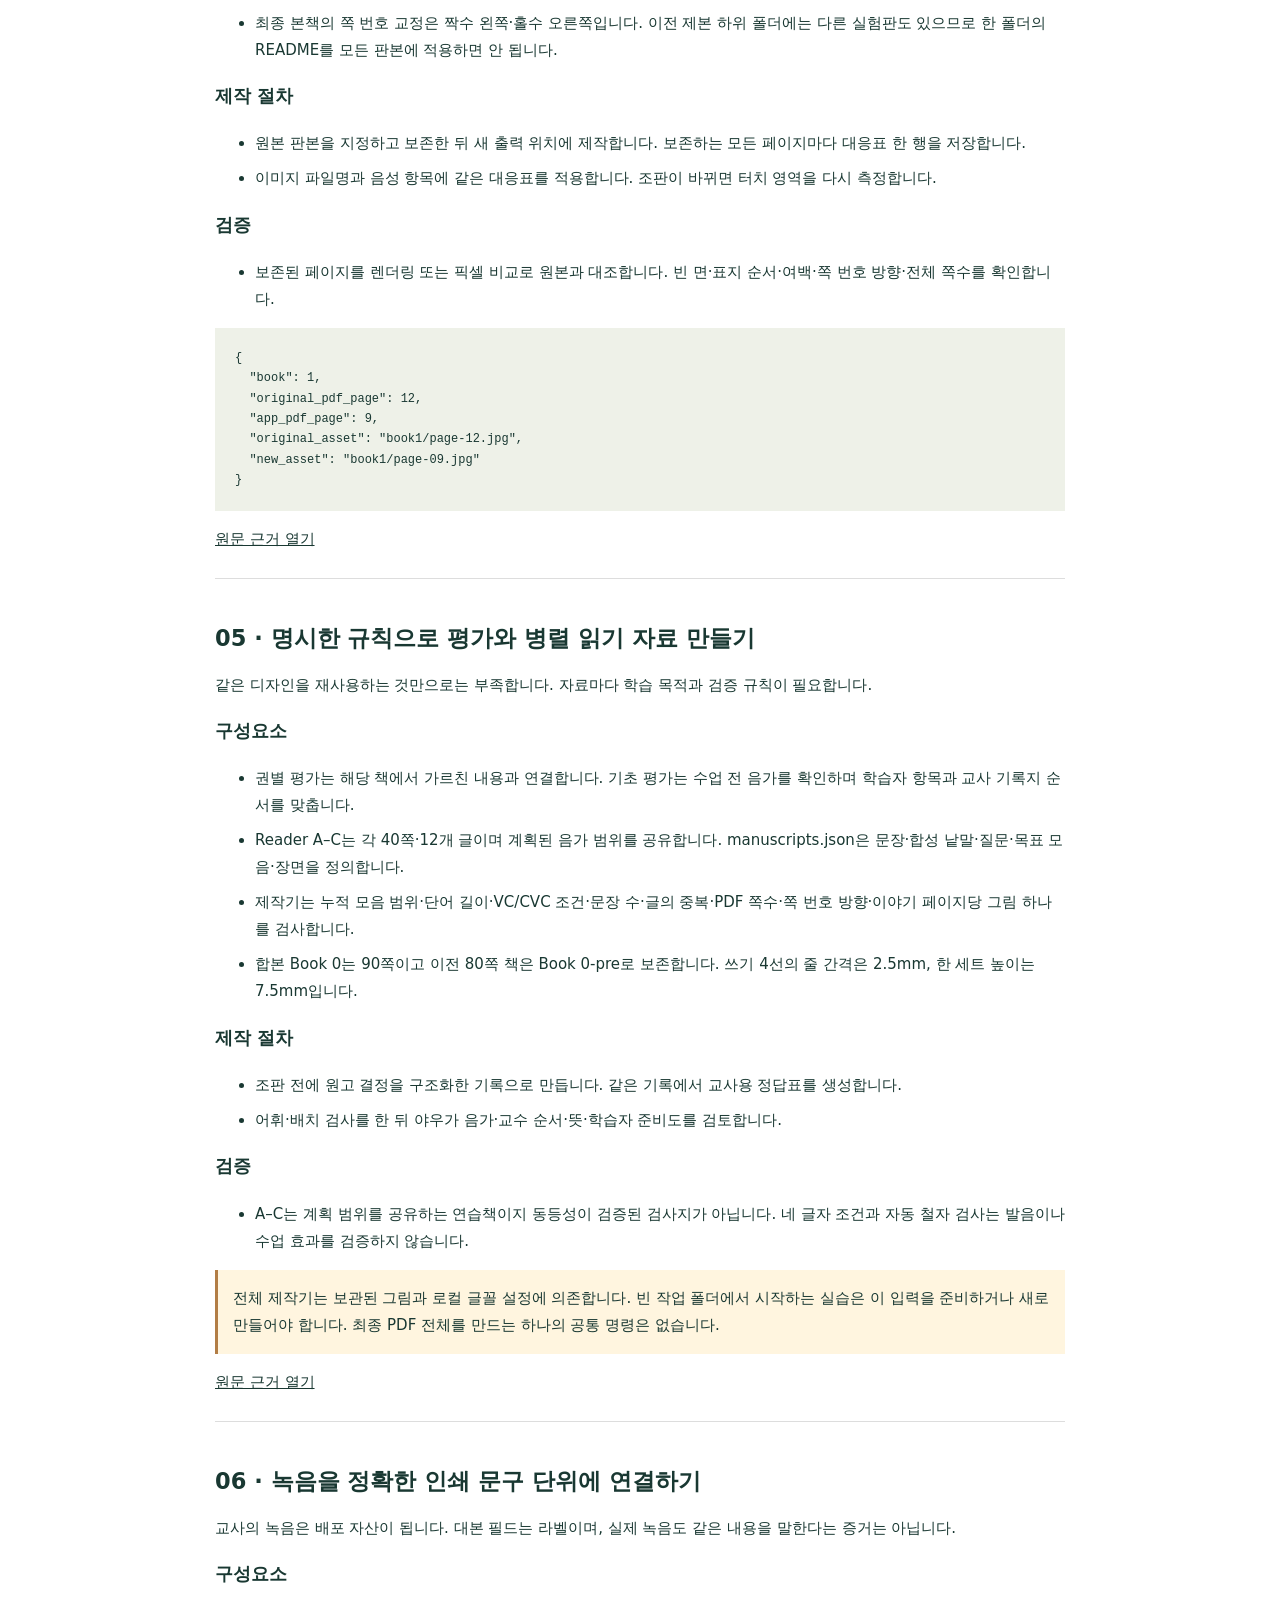
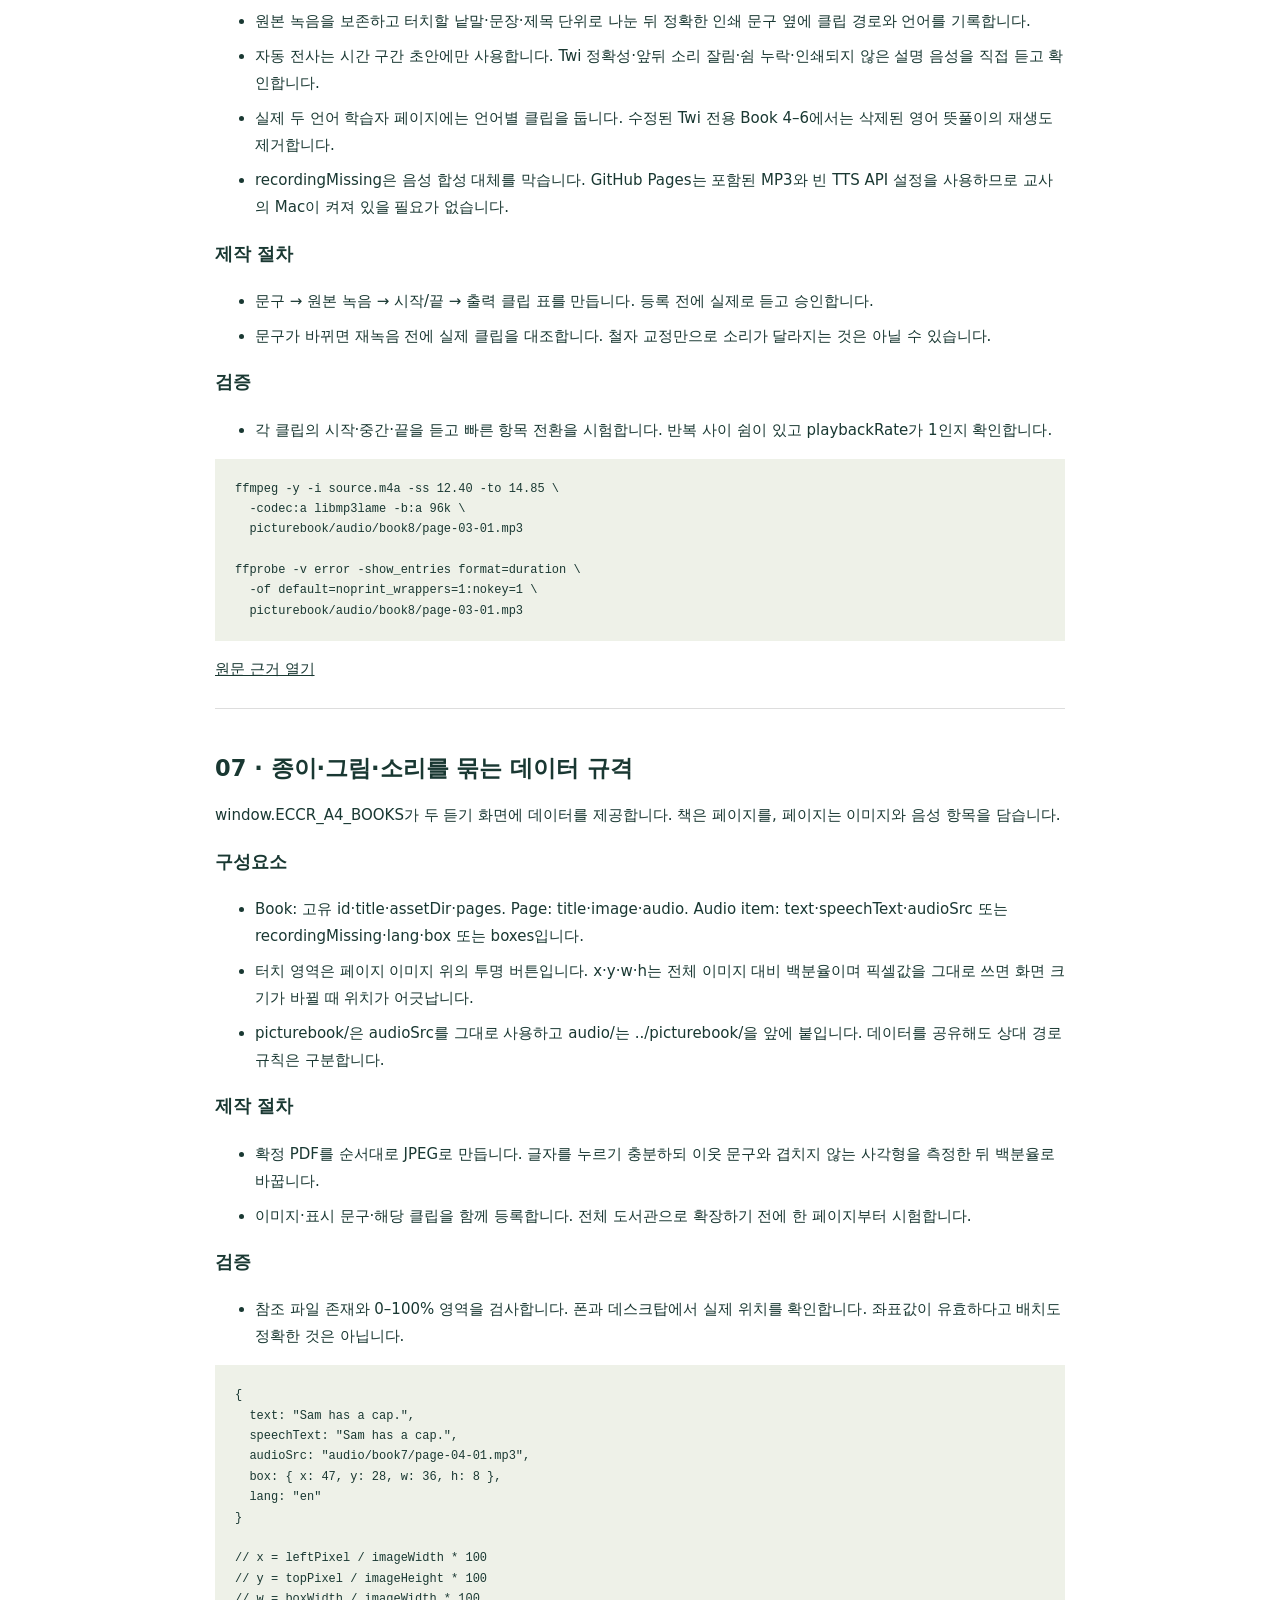
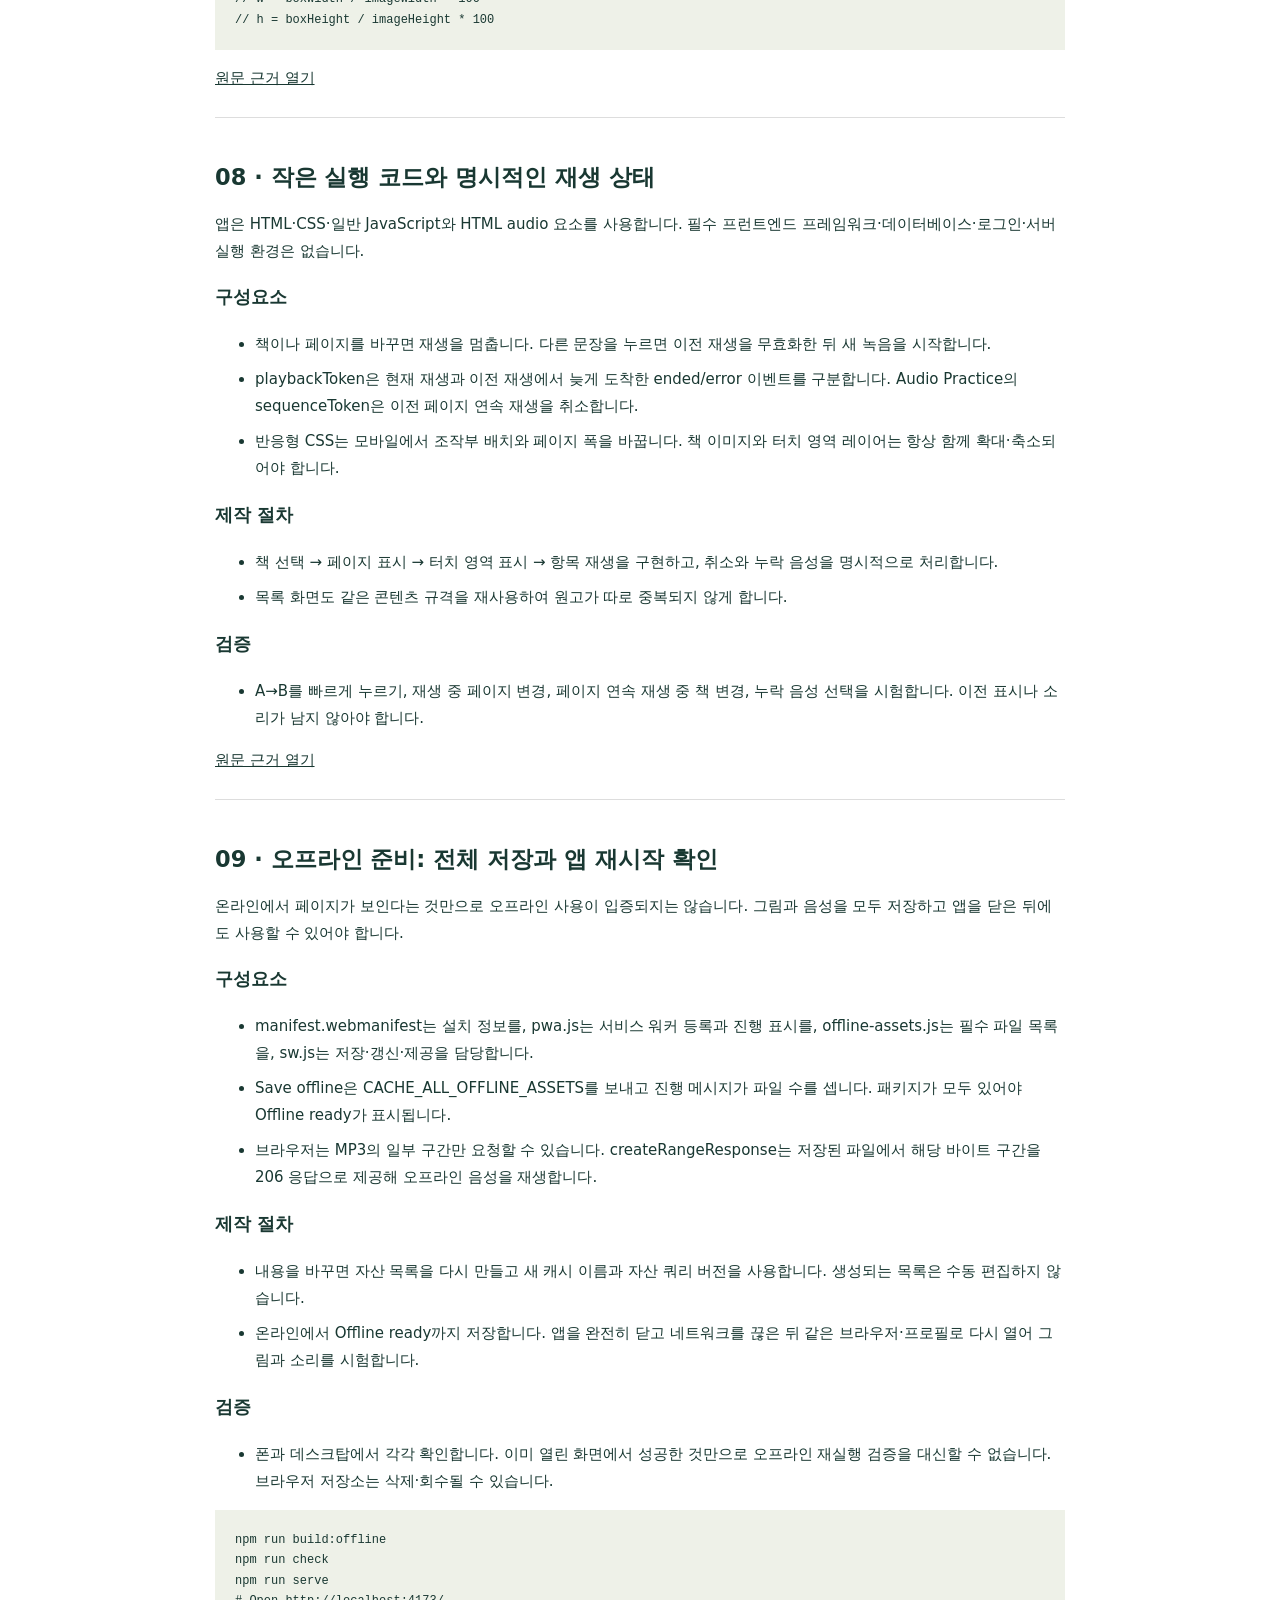
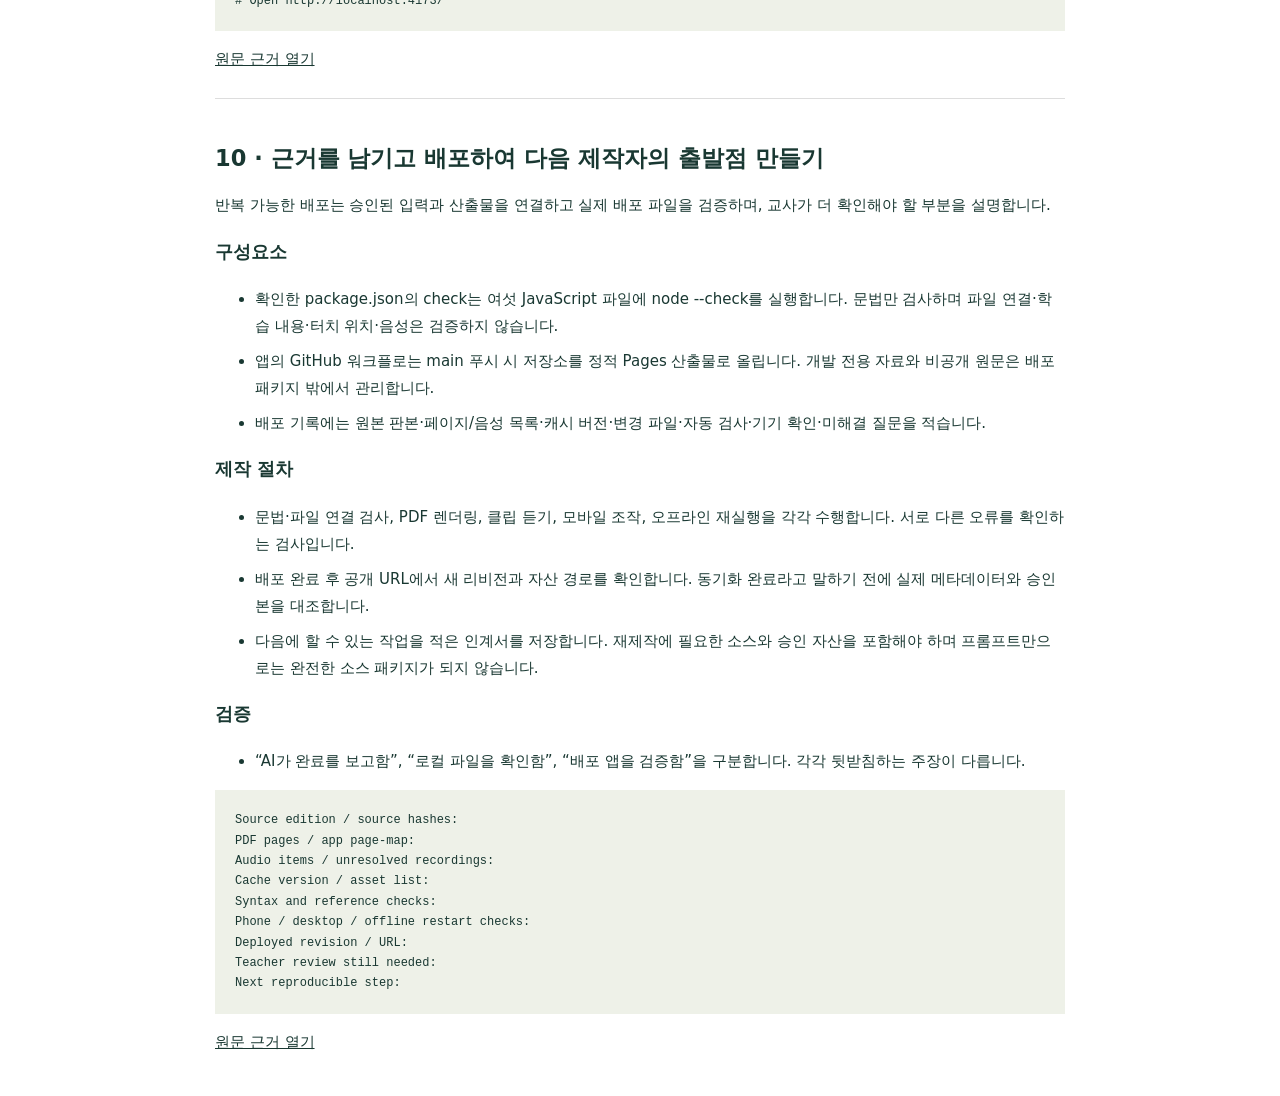
<file: downloads/technical-manual-ko.html>
<!doctype html><html lang="ko"><meta charset="utf-8"><meta name="viewport" content="width=device-width,initial-scale=1"><title>ECCR · 기술문서</title><style>body{max-width:850px;margin:40px auto;padding:0 24px;font:15px/1.8 system-ui;color:#193832}h1,h2{line-height:1.3}h2{margin-top:45px}pre{white-space:pre-wrap;overflow-wrap:anywhere;font:12px/1.7 monospace;background:#eef1e8;padding:20px}aside{padding:15px;border-left:3px solid #b27d45;background:#fff5df}a{color:inherit}section{border-top:1px solid #ddd;margin-top:25px}li{margin-bottom:8px}@media print{body{margin:0;font-size:11pt}h2,h3{break-after:avoid}pre{font-size:9pt}section{break-before:page}}</style><body><h1>ECCR · 기술문서</h1><p>Source audit: 2026-10-21 · production revision 3b87245</p><p>공개 저장소 스냅샷과 로컬 메타데이터가 바이트 단위로 같습니다. 음성 참조 132개가 MP3 127개를 가리키며 누락 음성 항목은 11개입니다. 이전 두 언어 문구가 남아 있고 Book 8–9는 없습니다. 소스·패키지 점검이며 발음이나 새 오프라인 브라우저 시험 결과는 아닙니다.</p><section><h2>01 · 세 가지 산출물을 구분하는 시스템 지도</h2><p>ECCR는 교사의 읽기 수업 계획, 수정 가능한 교재 제작, 정적 듣기 앱을 연결합니다. 재현의 첫 단계는 어떤 판본의 무엇을 만들 것인지 정하는 것입니다.</p><h3>구성요소</h3><ul><li>제작 자료: 원고, 승인된 그림, 글꼴, 녹음, 스크립트, 페이지 대응표입니다. 다시 만들 수 있도록 함께 보존합니다.</li><li>인쇄 자료: Book 1–9, Book 0, 병렬 연습책 Reader A–C, 권별 평가책, 기초 음가 평가, 쓰기책입니다. 서로 다른 학습 목적을 가진 별도 산출물입니다.</li><li>듣기 소프트웨어: picturebook/의 글자 터치 화면과 audio/의 목록·연속 재생 화면이 하나의 데이터 원본을 씁니다. 작업 여정 아카이브는 이와 별개인 문서 사이트입니다.</li></ul><h3>제작 절차</h3><ul><li>목표 목록에 PDF 판본, 대상 페이지, 언어, 녹음, 화면 크기, 오프라인 요구를 적습니다.</li><li>변경 전 원본 경로·쪽수·해시를 자료 목록에 기록합니다. 새로 만든 자료는 검토 전까지 후보본으로 관리합니다.</li></ul><h3>검증</h3><ul><li>PDF가 최종본이라는 사실만으로 배포된 듣기 앱도 그 PDF를 사용한다고 볼 수 없습니다. 둘을 따로 대조합니다.</li></ul><aside>확인한 공개 앱 스냅샷(3b87245)은 Book 1–7과 이전 두 언어 문구를 포함합니다. 인쇄 폴더에는 교정된 Book 1–9와 후속 보조 자료가 있습니다. 현재 앱 재현과 최신 PDF 통합은 서로 다른 작업입니다.</aside><p><a href="../#technical/system-map">원문 근거 열기</a></p></section><section><h2>02 · 대화를 검증 가능한 제작 조건으로 바꾸기</h2><p>좋은 제작 조건표는 교사가 제공한 내용, AI의 제안, 교사의 후속 교정을 구분합니다. 날짜만으로 서로 다른 판본의 충돌이 해결되지는 않습니다.</p><h3>구성요소</h3><ul><li>학습자 본문과 번역 참고문을 분리합니다. 야우의 영어 뜻풀이는 Janet의 Twi 이해를 도왔고, 후속 결정에 따라 Book 4–6 학습자용에서는 삭제되었습니다.</li><li>페이지별 기록에는 출처 메시지, 책, PDF 순번, 인쇄 쪽 번호, 정확한 문구, 그림 요구, 승인 상태를 둡니다.</li><li>최신의 명시적 내용 결정과 확인한 대상 파일을 기준으로 삼습니다. 대화 원문은 그대로 두고 요약·번역 설명을 편집문으로 표시합니다.</li></ul><h3>제작 절차</h3><ul><li>AI 생성 전 요청마다 합격 조건을 적습니다. 예: 염소 두 마리와 아이 두 명, 또는 그림 하나와 연결된 문장.</li><li>피드백이 오면 이전 문구 → 확정 문구 → 영향받는 산출물을 기록합니다. 평가책과 음성 매핑도 영향 목록에 포함합니다.</li></ul><h3>검증</h3><ul><li>“네 글자”는 단어 길이 조건이며 문장당 네 단어라는 뜻이 아닙니다. 단어가 짧다는 것만으로 해독 가능성이 입증되지도 않습니다.</li></ul><pre>Book / edition:
Source message ID:
PDF page / printed page:
Learner text (exact):
Teacher-only explanation:
Illustration must show:
Recording needed:
Acceptance check:
Reviewed by / date:</pre><p><a href="../#technical/source-contract">원문 근거 열기</a></p></section><section><h2>03 · 글은 편집 가능한 상태로, 그림은 별도 자산으로</h2><p>초기 Book 2는 XeLaTeX로 그림 위·Twi 조판 아래 구조를 만들었고, 이후 제작기는 ReportLab으로 PDF를 정밀 배치합니다. 공통 원칙은 생성 그림 안에 본문 글자를 넣지 않는 것입니다.</p><h3>구성요소</h3><ul><li>승인된 이미지, 장면 프롬프트, 참조 원본을 함께 저장합니다. 반복 인물의 얼굴·옷·키 비율·장면 연속성을 유지합니다.</li><li>그림 생성은 시각 내용의 제작·변경에 사용합니다. 가운데 정렬·여백·쪽 번호·문구 교정은 조판 코드로 처리합니다.</li><li>경로별 도구가 다릅니다. 초기 TeX는 XeLaTeX·fontspec을, 후속 PDF 제작기는 Python·ReportLab·PyMuPDF·Pillow 및 일부 pypdf를 씁니다. 글꼴 파일도 입력 자료입니다.</li></ul><h3>제작 절차</h3><ul><li>글과 그림을 합친 작은 샘플을 먼저 검토한 뒤 같은 규칙을 책 전체로 확장합니다.</li><li>PDF를 이미지로 렌더링하고 본문도 추출합니다. ɔ·ɛ·Ɔ 같은 Twi 글자, 글자 크기, 신체 잘림, 그림 겹침, 실제 쓰기 공간을 점검합니다.</li></ul><h3>검증</h3><ul><li>동일한 그림을 재현하려면 승인된 이미지 파일을 재사용합니다. 이미지 프롬프트를 반복한다고 같은 그림이 그대로 만들어지지는 않습니다.</li><li>기존 TeX·Python 스크립트에는 특정 컴퓨터의 글꼴 경로가 있습니다. 다른 컴퓨터에서는 해당 경로를 먼저 맞춰야 합니다.</li></ul><aside>보관된 초기 book2.tex는 현재의 20쪽 A4 Book 2가 아닌 이전 A5 시기의 원고를 만듭니다. 제작 기법의 예시이며 후속 모든 교정을 한 번에 재현하는 명령은 아닙니다.</aside><pre>pdfinfo book.pdf
pdffonts book.pdf
pdftotext -layout book.pdf -
pdftoppm -png -r 120 book.pdf /tmp/eccr-page</pre><p><a href="../#technical/manuscript-art">원문 근거 열기</a></p></section><section><h2>04 · 인쇄판과 앱판을 페이지 대응표로 관리하기</h2><p>같은 책에서 여러 목적의 판본이 나올 수 있습니다. 보존된 그림이 같더라도 빈 페이지를 지우면 페이지 순번은 바뀝니다.</p><h3>구성요소</h3><ul><li>9월 15일 앱용 파생판은 Book 1–9의 빈 면 15쪽을 제거하고 original_pdf_page → app_pdf_page를 기록합니다. 당시 PDF만 제작되었고 앱에는 올리지 않았다고 명시합니다.</li><li>인쇄 파생판은 펼침면과 제본 조건을 유지합니다. 인쇄 쪽 번호, 실제 PDF 페이지, 화면 인덱스는 서로 다른 세 가지 식별자입니다.</li><li>최종 본책의 쪽 번호 교정은 짝수 왼쪽·홀수 오른쪽입니다. 이전 제본 하위 폴더에는 다른 실험판도 있으므로 한 폴더의 README를 모든 판본에 적용하면 안 됩니다.</li></ul><h3>제작 절차</h3><ul><li>원본 판본을 지정하고 보존한 뒤 새 출력 위치에 제작합니다. 보존하는 모든 페이지마다 대응표 한 행을 저장합니다.</li><li>이미지 파일명과 음성 항목에 같은 대응표를 적용합니다. 조판이 바뀌면 터치 영역을 다시 측정합니다.</li></ul><h3>검증</h3><ul><li>보존된 페이지를 렌더링 또는 픽셀 비교로 원본과 대조합니다. 빈 면·표지 순서·여백·쪽 번호 방향·전체 쪽수를 확인합니다.</li></ul><pre>{
  &quot;book&quot;: 1,
  &quot;original_pdf_page&quot;: 12,
  &quot;app_pdf_page&quot;: 9,
  &quot;original_asset&quot;: &quot;book1/page-12.jpg&quot;,
  &quot;new_asset&quot;: &quot;book1/page-09.jpg&quot;
}</pre><p><a href="../#technical/editions">원문 근거 열기</a></p></section><section><h2>05 · 명시한 규칙으로 평가와 병렬 읽기 자료 만들기</h2><p>같은 디자인을 재사용하는 것만으로는 부족합니다. 자료마다 학습 목적과 검증 규칙이 필요합니다.</p><h3>구성요소</h3><ul><li>권별 평가는 해당 책에서 가르친 내용과 연결합니다. 기초 평가는 수업 전 음가를 확인하며 학습자 항목과 교사 기록지 순서를 맞춥니다.</li><li>Reader A–C는 각 40쪽·12개 글이며 계획된 음가 범위를 공유합니다. manuscripts.json은 문장·합성 낱말·질문·목표 모음·장면을 정의합니다.</li><li>제작기는 누적 모음 범위·단어 길이·VC/CVC 조건·문장 수·글의 중복·PDF 쪽수·쪽 번호 방향·이야기 페이지당 그림 하나를 검사합니다.</li><li>합본 Book 0는 90쪽이고 이전 80쪽 책은 Book 0-pre로 보존합니다. 쓰기 4선의 줄 간격은 2.5mm, 한 세트 높이는 7.5mm입니다.</li></ul><h3>제작 절차</h3><ul><li>조판 전에 원고 결정을 구조화한 기록으로 만듭니다. 같은 기록에서 교사용 정답표를 생성합니다.</li><li>어휘·배치 검사를 한 뒤 야우가 음가·교수 순서·뜻·학습자 준비도를 검토합니다.</li></ul><h3>검증</h3><ul><li>A–C는 계획 범위를 공유하는 연습책이지 동등성이 검증된 검사지가 아닙니다. 네 글자 조건과 자동 철자 검사는 발음이나 수업 효과를 검증하지 않습니다.</li></ul><aside>전체 제작기는 보관된 그림과 로컬 글꼴 설정에 의존합니다. 빈 작업 폴더에서 시작하는 실습은 이 입력을 준비하거나 새로 만들어야 합니다. 최종 PDF 전체를 만드는 하나의 공통 명령은 없습니다.</aside><p><a href="../#technical/learning-materials">원문 근거 열기</a></p></section><section><h2>06 · 녹음을 정확한 인쇄 문구 단위에 연결하기</h2><p>교사의 녹음은 배포 자산이 됩니다. 대본 필드는 라벨이며, 실제 녹음도 같은 내용을 말한다는 증거는 아닙니다.</p><h3>구성요소</h3><ul><li>원본 녹음을 보존하고 터치할 낱말·문장·제목 단위로 나눈 뒤 정확한 인쇄 문구 옆에 클립 경로와 언어를 기록합니다.</li><li>자동 전사는 시간 구간 초안에만 사용합니다. Twi 정확성·앞뒤 소리 잘림·쉼 누락·인쇄되지 않은 설명 음성을 직접 듣고 확인합니다.</li><li>실제 두 언어 학습자 페이지에는 언어별 클립을 둡니다. 수정된 Twi 전용 Book 4–6에서는 삭제된 영어 뜻풀이의 재생도 제거합니다.</li><li>recordingMissing은 음성 합성 대체를 막습니다. GitHub Pages는 포함된 MP3와 빈 TTS API 설정을 사용하므로 교사의 Mac이 켜져 있을 필요가 없습니다.</li></ul><h3>제작 절차</h3><ul><li>문구 → 원본 녹음 → 시작/끝 → 출력 클립 표를 만듭니다. 등록 전에 실제로 듣고 승인합니다.</li><li>문구가 바뀌면 재녹음 전에 실제 클립을 대조합니다. 철자 교정만으로 소리가 달라지는 것은 아닐 수 있습니다.</li></ul><h3>검증</h3><ul><li>각 클립의 시작·중간·끝을 듣고 빠른 항목 전환을 시험합니다. 반복 사이 쉼이 있고 playbackRate가 1인지 확인합니다.</li></ul><pre>ffmpeg -y -i source.m4a -ss 12.40 -to 14.85 \
  -codec:a libmp3lame -b:a 96k \
  picturebook/audio/book8/page-03-01.mp3

ffprobe -v error -show_entries format=duration \
  -of default=noprint_wrappers=1:nokey=1 \
  picturebook/audio/book8/page-03-01.mp3</pre><p><a href="../#technical/audio-pipeline">원문 근거 열기</a></p></section><section><h2>07 · 종이·그림·소리를 묶는 데이터 규격</h2><p>window.ECCR_A4_BOOKS가 두 듣기 화면에 데이터를 제공합니다. 책은 페이지를, 페이지는 이미지와 음성 항목을 담습니다.</p><h3>구성요소</h3><ul><li>Book: 고유 id·title·assetDir·pages. Page: title·image·audio. Audio item: text·speechText·audioSrc 또는 recordingMissing·lang·box 또는 boxes입니다.</li><li>터치 영역은 페이지 이미지 위의 투명 버튼입니다. x·y·w·h는 전체 이미지 대비 백분율이며 픽셀값을 그대로 쓰면 화면 크기가 바뀔 때 위치가 어긋납니다.</li><li>picturebook/은 audioSrc를 그대로 사용하고 audio/는 ../picturebook/을 앞에 붙입니다. 데이터를 공유해도 상대 경로 규칙은 구분합니다.</li></ul><h3>제작 절차</h3><ul><li>확정 PDF를 순서대로 JPEG로 만듭니다. 글자를 누르기 충분하되 이웃 문구와 겹치지 않는 사각형을 측정한 뒤 백분율로 바꿉니다.</li><li>이미지·표시 문구·해당 클립을 함께 등록합니다. 전체 도서관으로 확장하기 전에 한 페이지부터 시험합니다.</li></ul><h3>검증</h3><ul><li>참조 파일 존재와 0–100% 영역을 검사합니다. 폰과 데스크탑에서 실제 위치를 확인합니다. 좌표값이 유효하다고 배치도 정확한 것은 아닙니다.</li></ul><pre>{
  text: &quot;Sam has a cap.&quot;,
  speechText: &quot;Sam has a cap.&quot;,
  audioSrc: &quot;audio/book7/page-04-01.mp3&quot;,
  box: { x: 47, y: 28, w: 36, h: 8 },
  lang: &quot;en&quot;
}

// x = leftPixel / imageWidth * 100
// y = topPixel / imageHeight * 100
// w = boxWidth / imageWidth * 100
// h = boxHeight / imageHeight * 100</pre><p><a href="../#technical/data-hotspots">원문 근거 열기</a></p></section><section><h2>08 · 작은 실행 코드와 명시적인 재생 상태</h2><p>앱은 HTML·CSS·일반 JavaScript와 HTML audio 요소를 사용합니다. 필수 프런트엔드 프레임워크·데이터베이스·로그인·서버 실행 환경은 없습니다.</p><h3>구성요소</h3><ul><li>책이나 페이지를 바꾸면 재생을 멈춥니다. 다른 문장을 누르면 이전 재생을 무효화한 뒤 새 녹음을 시작합니다.</li><li>playbackToken은 현재 재생과 이전 재생에서 늦게 도착한 ended/error 이벤트를 구분합니다. Audio Practice의 sequenceToken은 이전 페이지 연속 재생을 취소합니다.</li><li>반응형 CSS는 모바일에서 조작부 배치와 페이지 폭을 바꿉니다. 책 이미지와 터치 영역 레이어는 항상 함께 확대·축소되어야 합니다.</li></ul><h3>제작 절차</h3><ul><li>책 선택 → 페이지 표시 → 터치 영역 표시 → 항목 재생을 구현하고, 취소와 누락 음성을 명시적으로 처리합니다.</li><li>목록 화면도 같은 콘텐츠 규격을 재사용하여 원고가 따로 중복되지 않게 합니다.</li></ul><h3>검증</h3><ul><li>A→B를 빠르게 누르기, 재생 중 페이지 변경, 페이지 연속 재생 중 책 변경, 누락 음성 선택을 시험합니다. 이전 표시나 소리가 남지 않아야 합니다.</li></ul><p><a href="../#technical/runtime">원문 근거 열기</a></p></section><section><h2>09 · 오프라인 준비: 전체 저장과 앱 재시작 확인</h2><p>온라인에서 페이지가 보인다는 것만으로 오프라인 사용이 입증되지는 않습니다. 그림과 음성을 모두 저장하고 앱을 닫은 뒤에도 사용할 수 있어야 합니다.</p><h3>구성요소</h3><ul><li>manifest.webmanifest는 설치 정보를, pwa.js는 서비스 워커 등록과 진행 표시를, offline-assets.js는 필수 파일 목록을, sw.js는 저장·갱신·제공을 담당합니다.</li><li>Save offline은 CACHE_ALL_OFFLINE_ASSETS를 보내고 진행 메시지가 파일 수를 셉니다. 패키지가 모두 있어야 Offline ready가 표시됩니다.</li><li>브라우저는 MP3의 일부 구간만 요청할 수 있습니다. createRangeResponse는 저장된 파일에서 해당 바이트 구간을 206 응답으로 제공해 오프라인 음성을 재생합니다.</li></ul><h3>제작 절차</h3><ul><li>내용을 바꾸면 자산 목록을 다시 만들고 새 캐시 이름과 자산 쿼리 버전을 사용합니다. 생성되는 목록은 수동 편집하지 않습니다.</li><li>온라인에서 Offline ready까지 저장합니다. 앱을 완전히 닫고 네트워크를 끊은 뒤 같은 브라우저·프로필로 다시 열어 그림과 소리를 시험합니다.</li></ul><h3>검증</h3><ul><li>폰과 데스크탑에서 각각 확인합니다. 이미 열린 화면에서 성공한 것만으로 오프라인 재실행 검증을 대신할 수 없습니다. 브라우저 저장소는 삭제·회수될 수 있습니다.</li></ul><pre>npm run build:offline
npm run check
npm run serve
# Open http://localhost:4173/</pre><p><a href="../#technical/offline">원문 근거 열기</a></p></section><section><h2>10 · 근거를 남기고 배포하여 다음 제작자의 출발점 만들기</h2><p>반복 가능한 배포는 승인된 입력과 산출물을 연결하고 실제 배포 파일을 검증하며, 교사가 더 확인해야 할 부분을 설명합니다.</p><h3>구성요소</h3><ul><li>확인한 package.json의 check는 여섯 JavaScript 파일에 node --check를 실행합니다. 문법만 검사하며 파일 연결·학습 내용·터치 위치·음성은 검증하지 않습니다.</li><li>앱의 GitHub 워크플로는 main 푸시 시 저장소를 정적 Pages 산출물로 올립니다. 개발 전용 자료와 비공개 원문은 배포 패키지 밖에서 관리합니다.</li><li>배포 기록에는 원본 판본·페이지/음성 목록·캐시 버전·변경 파일·자동 검사·기기 확인·미해결 질문을 적습니다.</li></ul><h3>제작 절차</h3><ul><li>문법·파일 연결 검사, PDF 렌더링, 클립 듣기, 모바일 조작, 오프라인 재실행을 각각 수행합니다. 서로 다른 오류를 확인하는 검사입니다.</li><li>배포 완료 후 공개 URL에서 새 리비전과 자산 경로를 확인합니다. 동기화 완료라고 말하기 전에 실제 메타데이터와 승인본을 대조합니다.</li><li>다음에 할 수 있는 작업을 적은 인계서를 저장합니다. 재제작에 필요한 소스와 승인 자산을 포함해야 하며 프롬프트만으로는 완전한 소스 패키지가 되지 않습니다.</li></ul><h3>검증</h3><ul><li>“AI가 완료를 보고함”, “로컬 파일을 확인함”, “배포 앱을 검증함”을 구분합니다. 각각 뒷받침하는 주장이 다릅니다.</li></ul><pre>Source edition / source hashes:
PDF pages / app page-map:
Audio items / unresolved recordings:
Cache version / asset list:
Syntax and reference checks:
Phone / desktop / offline restart checks:
Deployed revision / URL:
Teacher review still needed:
Next reproducible step:</pre><p><a href="../#technical/release-evidence">원문 근거 열기</a></p></section></body></html>
</file>
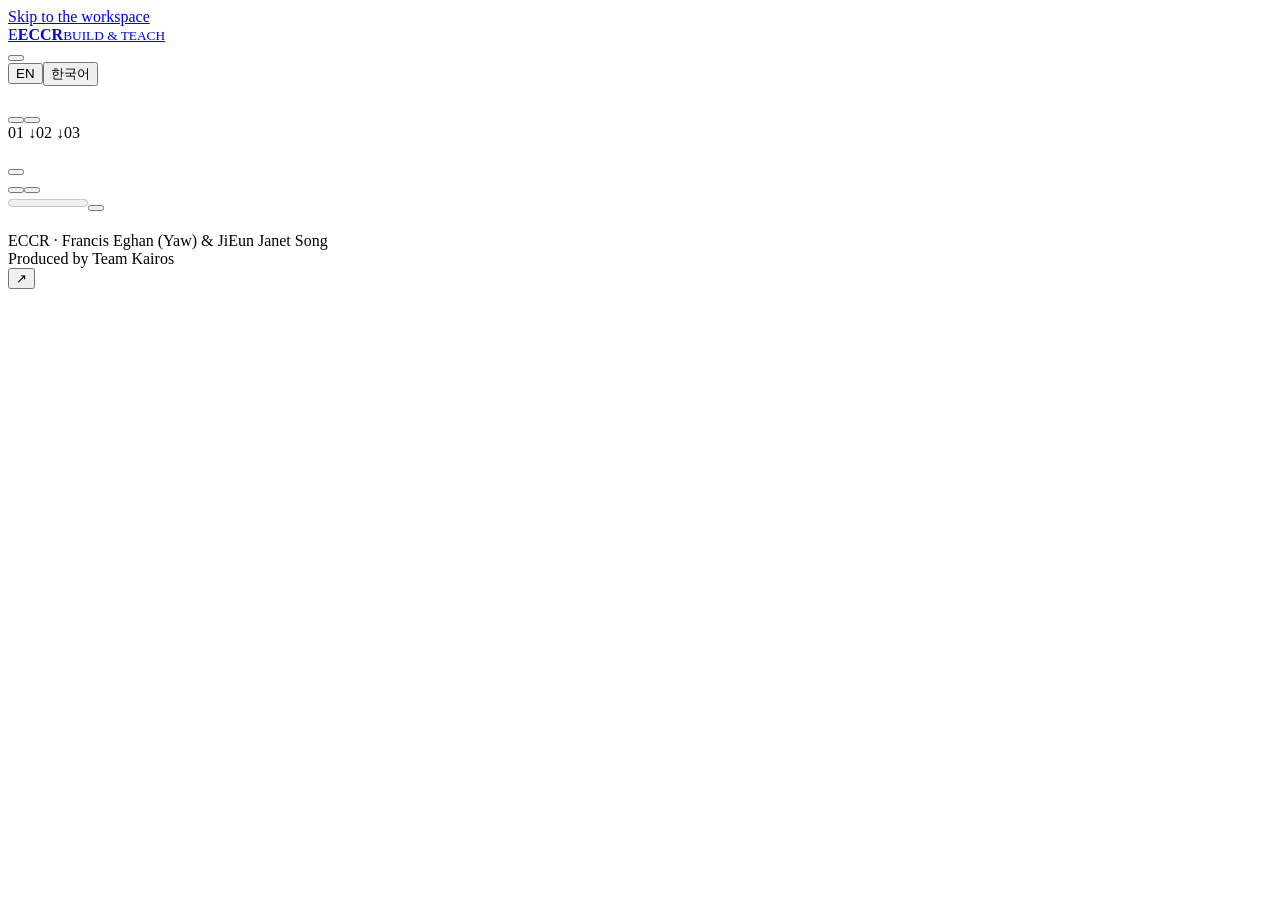
<file: src/index.template.html>
<!doctype html>
<html lang="en">
<head><meta charset="utf-8"><meta name="viewport" content="width=device-width,initial-scale=1"><meta name="theme-color" content="#193832"><meta name="description" content="A teacher-led technical manual and hands-on walkthrough for recreating ECCR reading materials and audio tools, linked to original working conversations."><title>ECCR · Build & Teach</title><style>__STYLE__</style></head>
<body><a class="skip" href="#workspace">Skip to the workspace</a>
<header class="topbar"><a class="brand" href="#"><span class="brand-mark">E</span><span><b>ECCR</b><small>BUILD & TEACH</small></span></a><nav><a href="archive.html" data-i="archive"></a><button class="text-button" id="evidenceTop" data-i="evidence"></button><div class="language" aria-label="Language"><button data-lang="en">EN</button><button data-lang="ko">한국어</button></div></nav></header>
<main><section class="intro"><div><span class="eyebrow" data-i="eyebrow"></span><h1 data-i="title"></h1><p class="lead" data-i="lead"></p><div class="intro-actions"><button class="button primary" data-mode="tutorial" data-i="start"></button><button class="button" data-mode="technical" data-i="manual"></button><a class="text-link" href="downloads/eccr-starter-kit.zip" download data-i="download"></a></div></div><aside class="result-card"><span class="eyebrow" data-i="destination"></span><div class="build-chain"><span>01 <b data-i="chain1"></b></span><i>↓</i><span>02 <b data-i="chain2"></b></span><i>↓</i><span>03 <b data-i="chain3"></b></span></div><p data-i="kitScope"></p><a href="starter/" target="_blank" rel="noopener" data-i="openKit"></a></aside></section>
<section class="basis"><b data-i="basisTitle"></b><p data-i="basisText"></p><button class="text-button" id="auditButton" data-i="audit"></button></section>
<section id="workspace" class="workspace"><header class="workspace-toolbar"><div class="modes" aria-label="Learning route"><button data-mode="technical" data-i="manual"></button><button data-mode="tutorial" data-i="walkthrough"></button></div><div class="progress"><span id="progressLabel"></span><meter id="progressMeter" min="0" max="8" value="0"></meter><button id="exportWork" class="text-button" data-i="export"></button></div></header><div class="workspace-grid"><nav id="chapterNav" class="chapter-nav" aria-label="Chapters"></nav><article id="chapter" class="chapter" tabindex="-1" aria-live="polite"></article></div></section>
<section class="routes"><div><span class="eyebrow" data-i="bridgeLabel"></span><h2 data-i="bridgeTitle"></h2><p data-i="bridgeText"></p></div><div><a href="https://jieunjanetsong.github.io/eccr-picture-audio-site/picturebook/" target="_blank" rel="noopener" data-i="production"></a><a href="starter/" target="_blank" rel="noopener" data-i="openKit"></a><a href="archive.html" data-i="archive"></a><a href="https://github.com/JiEunJanetSong/eccr-journey" target="_blank" rel="noopener" data-i="repository"></a></div></section>
<footer class="page-footer"><span>ECCR · Francis Eghan (Yaw) & JiEun Janet Song<br>Produced by Team Kairos</span><span data-i="footer"></span></footer></main>
<button id="evidenceLauncher" class="launcher" aria-haspopup="dialog" aria-controls="evidenceDialog"><span>↗</span><span data-i="launcher"></span></button>
<dialog id="evidenceDialog" class="evidence-dialog" aria-labelledby="evidenceTitle"><header><div><span class="eyebrow">YAW · JANET · AI</span><h2 id="evidenceTitle" data-i="evidence"></h2></div><button id="closeEvidence" class="icon-button" aria-label="Close">×</button><p data-i="evidenceNote"></p></header><div class="evidence-controls"><input id="evidenceSearch" type="search" aria-label="Search source records"><div><button id="allEvidence" class="text-button" data-i="allEvidence"></button><span id="evidenceCount"></span></div></div><div id="evidenceBody" class="evidence-body"></div></dialog>
<dialog id="auditDialog" class="audit-dialog"><header><h2 data-i="auditTitle"></h2><button id="closeAudit" class="icon-button" aria-label="Close">×</button></header><div id="auditBody"></div></dialog><div id="toast" role="status" class="toast" hidden></div>
<noscript>This manual and walkthrough need JavaScript. The source code and downloadable kit are available in the GitHub repository.</noscript>
<script id="labData" type="application/json">__DATA__</script><script>__RUNTIME__</script></body></html>
</file>
<file: starter/style.css>
:root{font-family:Arial,"Apple SD Gothic Neo","Noto Sans",sans-serif;color:#203c33;background:#f6f3ea;line-height:1.6;color-scheme:light}
*{box-sizing:border-box}
body{margin:0}
button,input,select,textarea{font:inherit}
button,a,input,select,textarea,summary{-webkit-tap-highlight-color:transparent}
button{cursor:pointer;border:1px solid #c6d1c8;border-radius:9px;padding:.55em .9em;background:white;color:#173f35}
button:hover{background:#eef5ee}
button:disabled{opacity:.45;cursor:default}
button:focus-visible,a:focus-visible,summary:focus-visible,input:focus-visible,select:focus-visible,textarea:focus-visible{outline:3px solid #b96634;outline-offset:3px}
a{color:#235c49;text-underline-offset:3px}
[hidden]{display:none!important}
.topbar{display:flex;align-items:center;justify-content:space-between;padding:18px max(24px,calc((100% - 1240px)/2));border-bottom:1px solid #dcded2;background:#fffdf7}
.brand{font-weight:800;font-size:1.3rem;text-decoration:none;letter-spacing:.04em}
.brand span{font-size:.66rem;margin-left:12px;letter-spacing:.2em}
main{max-width:1288px;margin:auto;padding:32px 24px}
.intro{max-width:860px;margin-bottom:32px}
.eyebrow{font-size:.7rem;letter-spacing:.23em;font-weight:700;color:#a25a32}
h1{font-size:clamp(1.8rem,3vw,2.8rem);line-height:1.2;letter-spacing:-.035em;margin:.5em 0}
h2{font-size:1.18rem;line-height:1.35}
.quiet{font-size:.85rem;color:#5d6b62}
.workspace{display:grid;grid-template-columns:minmax(0,1fr) minmax(310px,.65fr);gap:30px;align-items:start}
.reading-toolbar{display:flex;align-items:center;justify-content:space-between;margin-bottom:12px;font-size:.85rem}
.reading-toolbar>div{display:flex;gap:6px}
.sheet{background:#fff;min-height:610px;border:1px solid #d9dcca;border-radius:18px;padding:28px;box-shadow:0 14px 38px #173f3510}
.book-title{font-family:Georgia,serif;color:#8f542e;font-size:1rem;margin:0 0 6px}
.sheet h2{font-family:Georgia,serif;font-size:1.8rem;margin:0 0 18px;color:#173f35}
.art{height:180px;border:1px dashed #bbc5b8;background:#faf9f3;border-radius:12px;display:flex;align-items:center;justify-content:center;text-align:center;color:#73806e;padding:12px;margin-bottom:22px}
.art img{width:100%;height:100%;object-fit:contain}
.sentences{display:grid;gap:8px}
.sentence{display:block;text-align:left;border:1px solid transparent;border-radius:9px;width:100%;font-size:clamp(1.25rem,2.3vw,1.8rem);line-height:1.5;padding:.35em .45em;background:#f8f9f4;color:#1a342c}
.sentence:hover{background:#edf2e8}
.sentence.playing{border-color:#48845b;background:#e3f1e1}
.sentence .audio-state{display:block;font-family:Arial,sans-serif;font-size:.61rem;letter-spacing:.035em;color:#60766a}
.folio{margin-top:24px;font-size:.7rem;color:#75816f;display:flex;justify-content:space-between;border-top:1px solid #e1e5da;padding-top:12px}
.status{min-height:2.5em;font-size:.86rem;color:#315d47;margin:12px 0}
.tools{background:#eeeee4;border:1px solid #dcded2;border-radius:18px;padding:24px}
.tools h2{margin-top:0}
details{border-top:1px solid #d2d8cb;padding:15px 0}
details:last-child{padding-bottom:0}
summary{cursor:pointer;font-weight:700}
details>label{display:block;font-size:.79rem;margin:12px 0 5px;font-weight:700}
input[type=file]{max-width:100%;font-size:.8rem;margin:4px 0 12px}
select,textarea{width:100%;padding:9px;border:1px solid #bccab9;border-radius:7px;background:white;color:#1a342c}
textarea{font:12px/1.6 ui-monospace,SFMono-Regular,Consolas,monospace;resize:vertical}
.button-row{display:flex;gap:7px;flex-wrap:wrap}
.tools button{font-size:.8rem;margin:4px 0}
.tools ol{padding-left:23px;font-size:.84rem}
.tools li{margin:8px 0}
.danger{color:#874327;border-color:#d7b9a9}
.error{padding:20px;border:1px solid #bc7561;border-radius:12px;background:#fff1e8}
footer{font-size:.76rem;border-top:1px solid #d9ddcf;margin-top:36px;padding-top:16px;color:#697867}
@media(max-width:800px){.workspace{grid-template-columns:1fr}.tools{padding:20px}.sheet{min-height:520px;padding:22px}main{padding:24px 16px}.topbar{padding:14px 16px}.intro{margin-bottom:24px}.art{height:160px}.sentence{font-size:1.5rem}}
@media print{
  @page{size:A4;margin:16mm}
  body{background:white;color:black}
  main{padding:0;max-width:none}
  .topbar,.intro,.reading-toolbar,.tools,.status,footer,.audio-state{display:none!important}
  .workspace{display:block}
  .sheet,.sheet[hidden]{display:block!important;break-after:page;page-break-after:always;border:1px solid #bbb;box-shadow:none;border-radius:0;min-height:255mm;padding:15mm}
  .sheet:last-child{break-after:auto;page-break-after:auto}
  .sheet h2{font-size:25pt}
  .art{height:70mm;break-inside:avoid}
  .sentence{font-size:22pt;background:transparent;padding:4mm 0;border:0;break-inside:avoid}
  .folio{margin-top:10mm}
}
</file>
